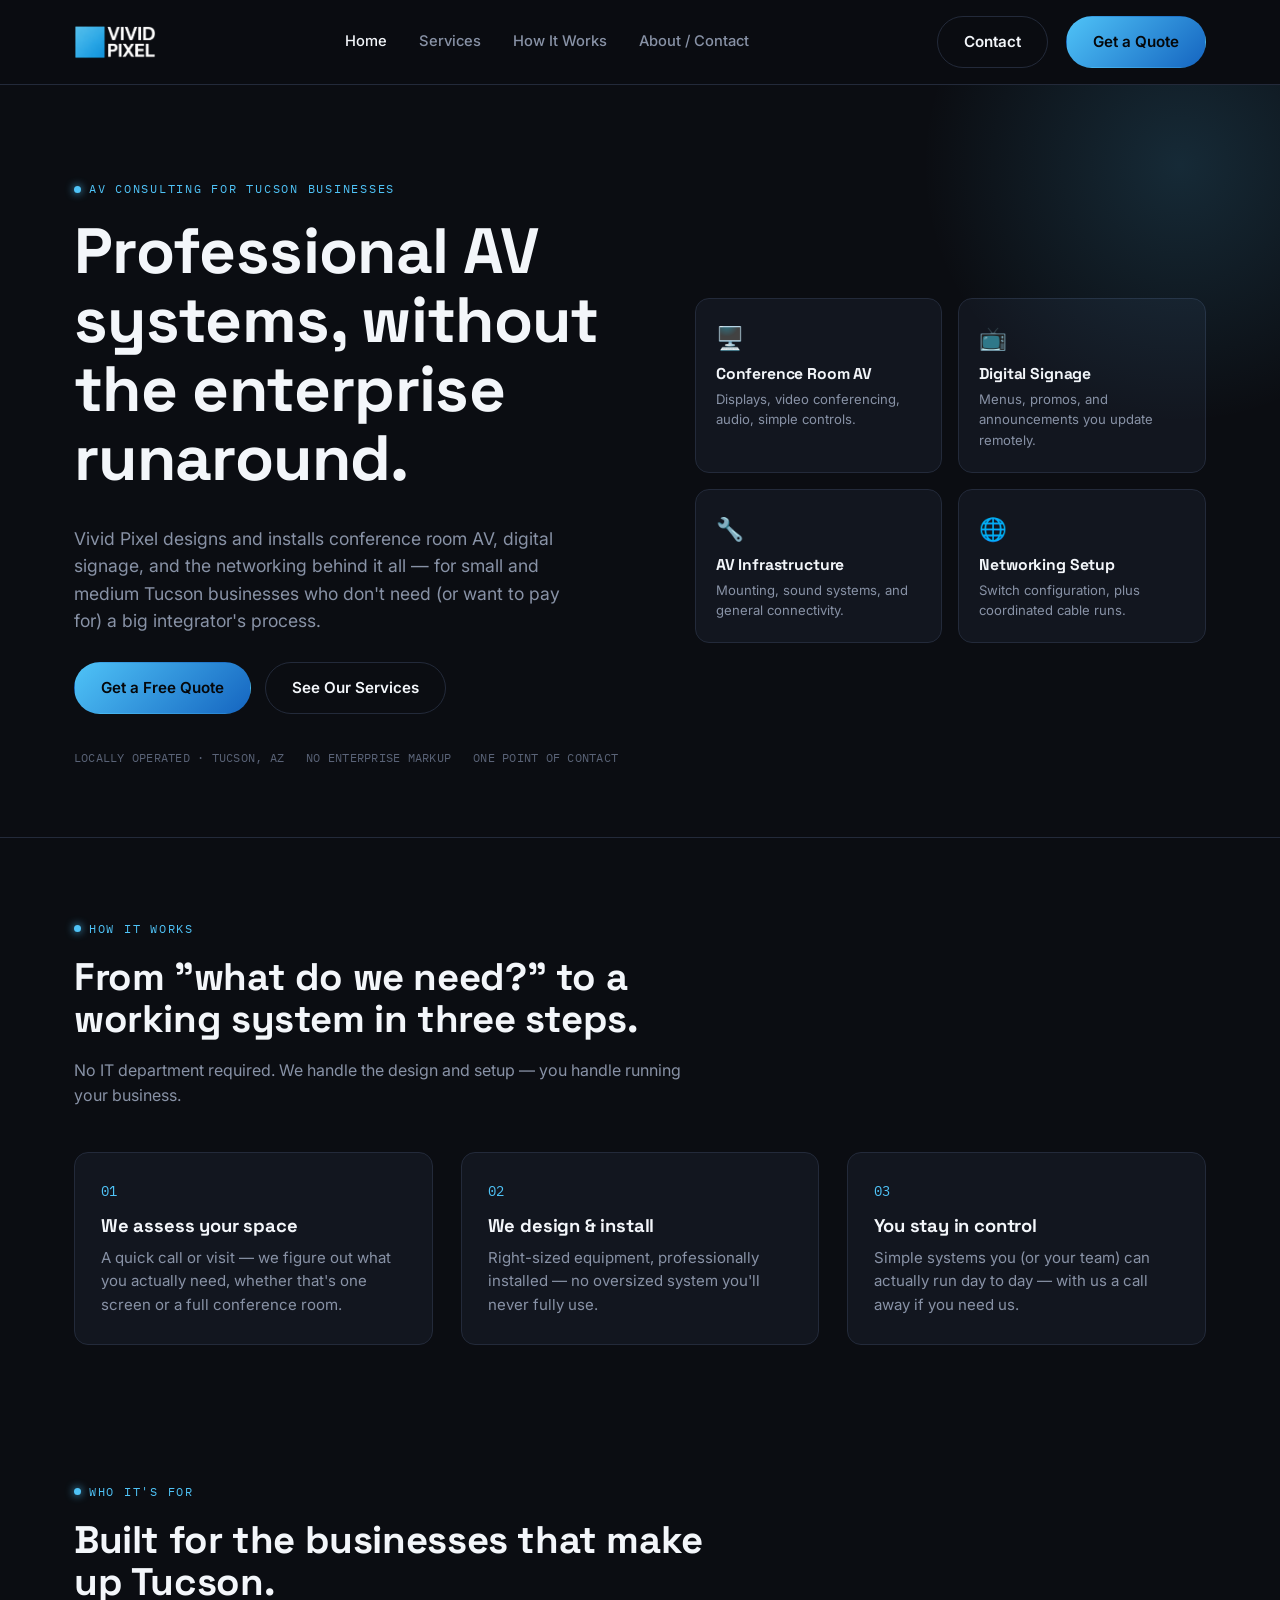
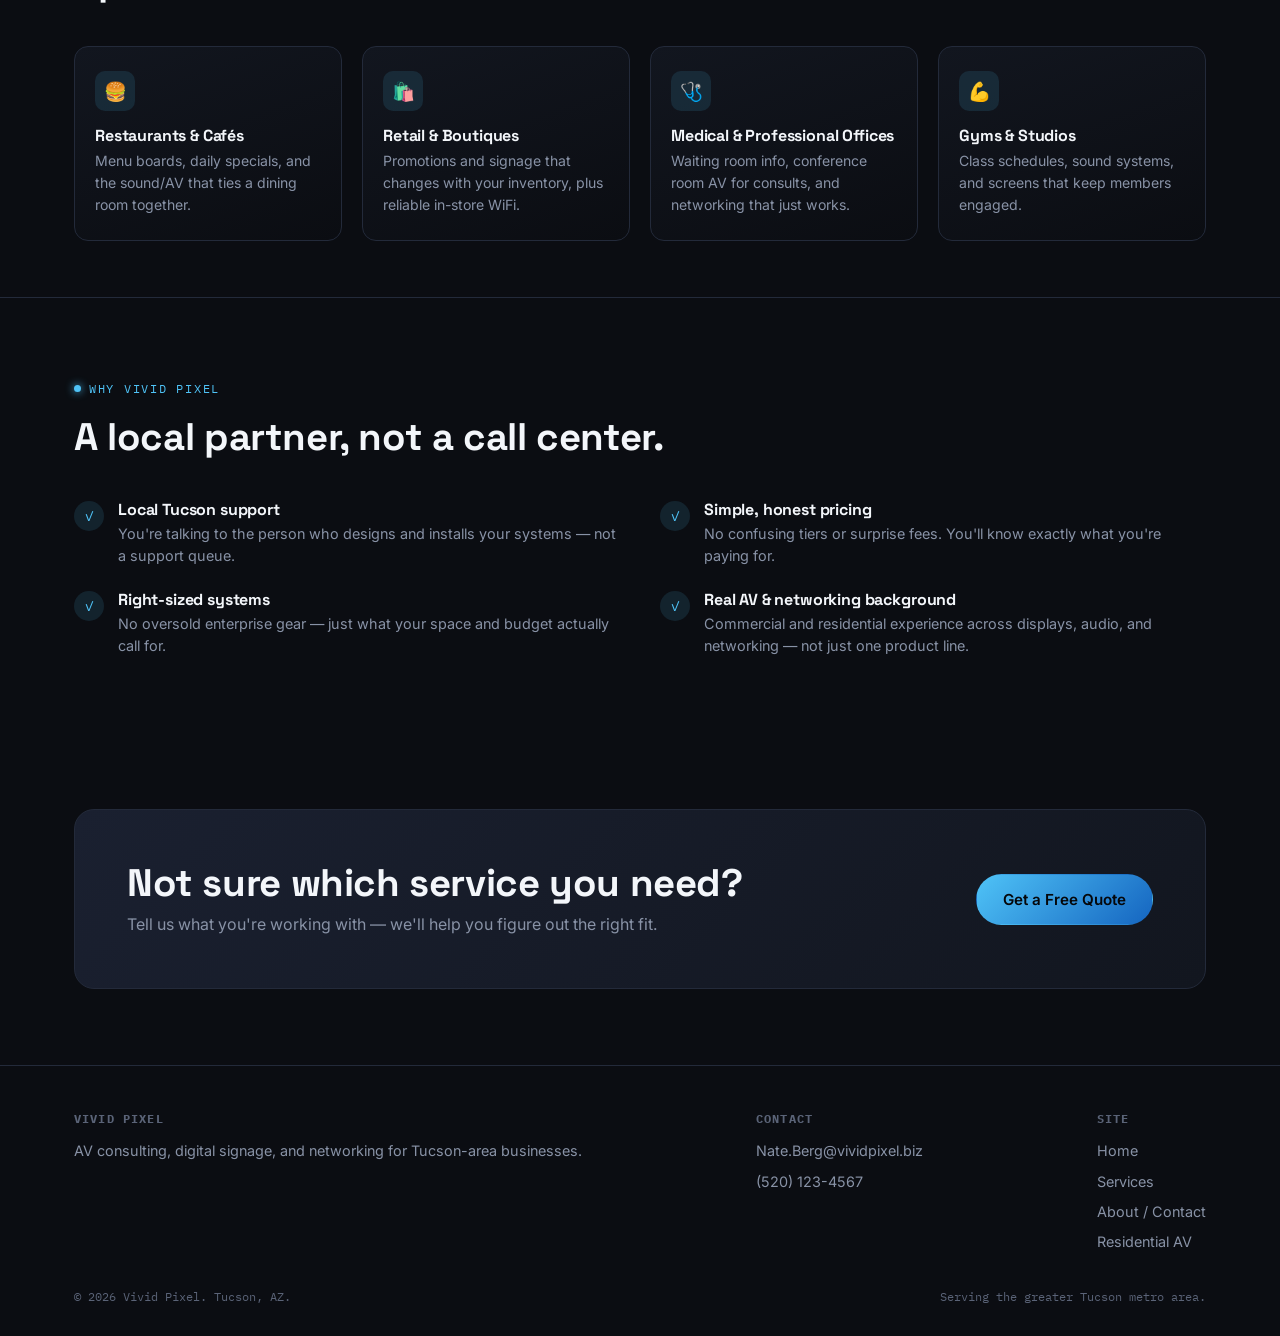
<file: index.html>
<!DOCTYPE html>
<html lang="en">
<head>
<!-- ============================================================
     VIVID PIXEL — HOME PAGE
     ============================================================
     REPOSITIONING NOTE (read this if you're confused why this
     looks different from before): this page used to lead entirely
     with digital signage. It's now repositioned to lead with AV
     consulting more broadly — conference room systems, digital
     signage, AV infrastructure, and networking — with signage as
     one strong offering among several rather than the whole pitch.
     The detailed breakdown of each service now lives on
     services.html; this page's job is to build trust fast and get
     people to either Services or the quote form.

     Page map for the whole site now:
       - index.html     -> this page (Home)
       - services.html   -> the detailed service-by-service breakdown
       - about.html      -> About + the quote/contact form
       - residential.html -> lighter-weight residential AV page (linked
                             mainly from the footer, not the main nav,
                             so it doesn't dilute the business-facing
                             pitch — coming in a follow-up pass)

     Same file-organization notes as before: style.css = how things
     look, script.js = interactive behavior, this file = structure
     and wording.
     ============================================================ -->
<meta charset="UTF-8">
<meta name="viewport" content="width=device-width, initial-scale=1.0">
<title>Vivid Pixel — AV Consulting &amp; Digital Signage for Tucson Businesses</title>
<meta name="description" content="Vivid Pixel designs and installs conference room AV, digital signage, and networking for Tucson-area businesses — professional systems without the enterprise price tag or process.">
<link rel="icon" href="assets/branding/logo.png">
<link rel="preconnect" href="https://fonts.googleapis.com">
<link href="https://fonts.googleapis.com/css2?family=Space+Grotesk:wght@500;700&family=Inter:wght@400;500;600&family=IBM+Plex+Mono:wght@400;500&display=swap" rel="stylesheet">
<!-- Cache-buster: bump ?v=2 to ?v=3 (here and on every page, plus the
     script.js tag at the bottom of every page) if you edit style.css
     or script.js and the live site doesn't seem to reflect it. -->
<link rel="stylesheet" href="style.css?v=2">
</head>
<body>

<!-- ============================================================
     HEADER / NAVIGATION
     Same header on every page. "Services" is now the main nav's
     second link (replacing the old "How It Works"/"Who It's For"
     anchor links, which still exist further down this page, just
     without a dedicated top-nav shortcut — this keeps the nav from
     getting crowded now that there's a full Services page too).
     ============================================================ -->
<header class="site-header">
  <div class="wrap">
    <a href="index.html" class="brand">
      <img src="assets/branding/logo-header.png" alt="Vivid Pixel" class="brand-logo" />
    </a>
    <nav class="main-nav">
      <a class="nav-link" href="index.html" aria-current="page">Home</a>
      <a class="nav-link" href="services.html">Services</a>
      <a class="nav-link" href="index.html#how-it-works">How It Works</a>
      <a class="nav-link" href="about.html">About / Contact</a>
    </nav>
    <div class="nav-cta">
      <a href="about.html" class="btn btn-ghost">Contact</a>
      <a href="about.html#quote" class="btn btn-primary">Get a Quote</a>
      <button class="menu-toggle" aria-label="Toggle menu" aria-expanded="false">☰</button>
    </div>
  </div>
</header>

<main>
  <!-- ============================================================
       HERO SECTION
       Rewritten to lead with the AV consulting positioning instead
       of signage specifically. The visual on the right is now a
       compact "4 services at a glance" card stack instead of the
       old animated mock screen — each card is a real, clickable
       link straight into that section of services.html. This does
       double duty: it's the hero visual AND a quick way to jump
       straight to the service you care about.

       The old animated live-preview mock screen (with the real
       example photos and the click-to-enlarge lightbox) still
       exists — it just moved to the Digital Signage section of
       services.html, where it fits better now.
       ============================================================ -->
  <section class="hero">
    <div class="wrap hero-grid">
      <div class="hero-copy">
        <span class="eyebrow">AV Consulting for Tucson Businesses</span>
        <h1>Professional AV systems, without the enterprise runaround.</h1>
        <p class="lead">Vivid Pixel designs and installs conference room AV, digital signage, and the networking behind it all — for small and medium Tucson businesses who don't need (or want to pay for) a big integrator's process.</p>
        <div class="hero-actions">
          <a href="about.html#quote" class="btn btn-primary">Get a Free Quote</a>
          <a href="services.html" class="btn btn-ghost">See Our Services</a>
        </div>
        <!-- Trust row rewritten to match the broader positioning —
             the old version's "UPDATES FROM ANY DEVICE" line was
             signage-specific, so it moved down into the Digital
             Signage section of services.html instead. -->
        <div class="hero-trust">
          <span>LOCALLY OPERATED · TUCSON, AZ</span>
          <span>NO ENTERPRISE MARKUP</span>
          <span>ONE POINT OF CONTACT</span>
        </div>
      </div>

      <!-- The "4 services at a glance" card stack. Each .service-peek
           card links straight to that service's section on
           services.html using an anchor (#conference-room, #signage,
           etc. — those ids are defined on services.html itself). If
           you ever add a 5th service line, copy one of these blocks
           and add a matching section + id over on services.html. -->
      <div class="hero-visual">
        <div class="service-peek-grid">
          <a href="services.html#conference-room" class="service-peek">
            <span class="icon">🖥️</span>
            <h3>Conference Room AV</h3>
            <p>Displays, video conferencing, audio, simple controls.</p>
          </a>
          <a href="services.html#signage" class="service-peek">
            <span class="icon">📺</span>
            <h3>Digital Signage</h3>
            <p>Menus, promos, and announcements you update remotely.</p>
          </a>
          <a href="services.html#av-infrastructure" class="service-peek">
            <span class="icon">🔧</span>
            <h3>AV Infrastructure</h3>
            <p>Mounting, sound systems, and general connectivity.</p>
          </a>
          <a href="services.html#networking" class="service-peek">
            <span class="icon">🌐</span>
            <h3>Networking Setup</h3>
            <p>Switch configuration, plus coordinated cable runs.</p>
          </a>
        </div>
      </div>
    </div>
  </section>

  <hr class="divider">

  <!-- ============================================================
       HOW IT WORKS
       Rewritten to describe the general engagement process across
       ANY service line, not just signage specifically — the old
       signage-specific detail ("your first playlist gets loaded")
       still exists, just moved into the Digital Signage section of
       services.html where it's relevant again.
       ============================================================ -->
  <section id="how-it-works">
    <div class="wrap">
      <div class="section-head">
        <span class="eyebrow">How It Works</span>
        <h2>From "what do we need?" to a working system in three steps.</h2>
        <p>No IT department required. We handle the design and setup — you handle running your business.</p>
      </div>
      <div class="steps">
        <div class="step">
          <span class="num">01</span>
          <h3>We assess your space</h3>
          <p>A quick call or visit — we figure out what you actually need, whether that's one screen or a full conference room.</p>
        </div>
        <div class="step">
          <span class="num">02</span>
          <h3>We design &amp; install</h3>
          <p>Right-sized equipment, professionally installed — no oversized system you'll never fully use.</p>
        </div>
        <div class="step">
          <span class="num">03</span>
          <h3>You stay in control</h3>
          <p>Simple systems you (or your team) can actually run day to day — with us a call away if you need us.</p>
        </div>
      </div>
    </div>
  </section>

  <!-- ============================================================
       WHO IT'S FOR
       Kept from the original site — this business-type grid is
       still broadly true regardless of which specific service a
       given business ends up needing, so it didn't need a rewrite,
       just kept as general trust-building/relatability content.
       ============================================================ -->
  <section id="who-its-for" class="tight">
    <div class="wrap">
      <div class="section-head">
        <span class="eyebrow">Who It's For</span>
        <h2>Built for the businesses that make up Tucson.</h2>
      </div>
      <div class="use-grid">
        <div class="use-card">
          <div class="icon">🍔</div>
          <h3>Restaurants &amp; Cafés</h3>
          <p>Menu boards, daily specials, and the sound/AV that ties a dining room together.</p>
        </div>
        <div class="use-card">
          <div class="icon">🛍️</div>
          <h3>Retail &amp; Boutiques</h3>
          <p>Promotions and signage that changes with your inventory, plus reliable in-store WiFi.</p>
        </div>
        <div class="use-card">
          <div class="icon">🩺</div>
          <h3>Medical &amp; Professional Offices</h3>
          <p>Waiting room info, conference room AV for consults, and networking that just works.</p>
        </div>
        <div class="use-card">
          <div class="icon">💪</div>
          <h3>Gyms &amp; Studios</h3>
          <p>Class schedules, sound systems, and screens that keep members engaged.</p>
        </div>
      </div>
    </div>
  </section>

  <hr class="divider">

  <!-- ============================================================
       WHY VIVID PIXEL
       Mostly kept as-is — still accurate under the broader
       positioning. Only the last point was reworded slightly since
       "AV know-how built in" now undersells the point a bit, given
       AV expertise is the whole headline rather than a bonus.
       ============================================================ -->
  <section>
    <div class="wrap">
      <div class="section-head">
        <span class="eyebrow">Why Vivid Pixel</span>
        <h2>A local partner, not a call center.</h2>
      </div>
      <div class="why-grid">
        <div class="why-item">
          <span class="mark">✓</span>
          <div>
            <h3>Local Tucson support</h3>
            <p>You're talking to the person who designs and installs your systems — not a support queue.</p>
          </div>
        </div>
        <div class="why-item">
          <span class="mark">✓</span>
          <div>
            <h3>Simple, honest pricing</h3>
            <p>No confusing tiers or surprise fees. You'll know exactly what you're paying for.</p>
          </div>
        </div>
        <div class="why-item">
          <span class="mark">✓</span>
          <div>
            <h3>Right-sized systems</h3>
            <p>No oversold enterprise gear — just what your space and budget actually call for.</p>
          </div>
        </div>
        <div class="why-item">
          <span class="mark">✓</span>
          <div>
            <h3>Real AV &amp; networking background</h3>
            <p>Commercial and residential experience across displays, audio, and networking — not just one product line.</p>
          </div>
        </div>
      </div>
    </div>
  </section>

  <!-- ============================================================
       BOTTOM CALL-TO-ACTION BAND
       ============================================================ -->
  <section>
    <div class="wrap">
      <div class="cta-band">
        <div>
          <h2>Not sure which service you need?</h2>
          <p>Tell us what you're working with — we'll help you figure out the right fit.</p>
        </div>
        <a href="about.html#quote" class="btn btn-primary">Get a Free Quote</a>
      </div>
    </div>
  </section>
</main>

<!-- ============================================================
     FOOTER
     Same as before, with "Services" added to the Site links column.
     A "Residential AV" link will be added here once residential.html
     is built in the next pass — not added yet since it would 404.
     ============================================================ -->
<footer class="site-footer">
  <div class="wrap">
    <div class="footer-grid">
      <div class="footer-col">
        <h4>Vivid Pixel</h4>
        <p>AV consulting, digital signage, and networking for Tucson-area businesses.</p>
      </div>
      <div class="footer-col">
        <h4>Contact</h4>
        <a href="mailto:Nate.Berg@vividpixel.biz">Nate.Berg@vividpixel.biz</a>
        <a href="tel:5201234567">(520) 123-4567</a>
      </div>
      <div class="footer-col">
        <h4>Site</h4>
        <a href="index.html">Home</a>
        <a href="services.html">Services</a>
        <a href="about.html">About / Contact</a>
        <a href="residential.html">Residential AV</a>
      </div>
    </div>
    <div class="footer-bottom">
      <span>© 2026 Vivid Pixel. Tucson, AZ.</span>
      <span>Serving the greater Tucson metro area.</span>
    </div>
  </div>
</footer>

<script src="script.js?v=2"></script>
</body>
</html>
</file>
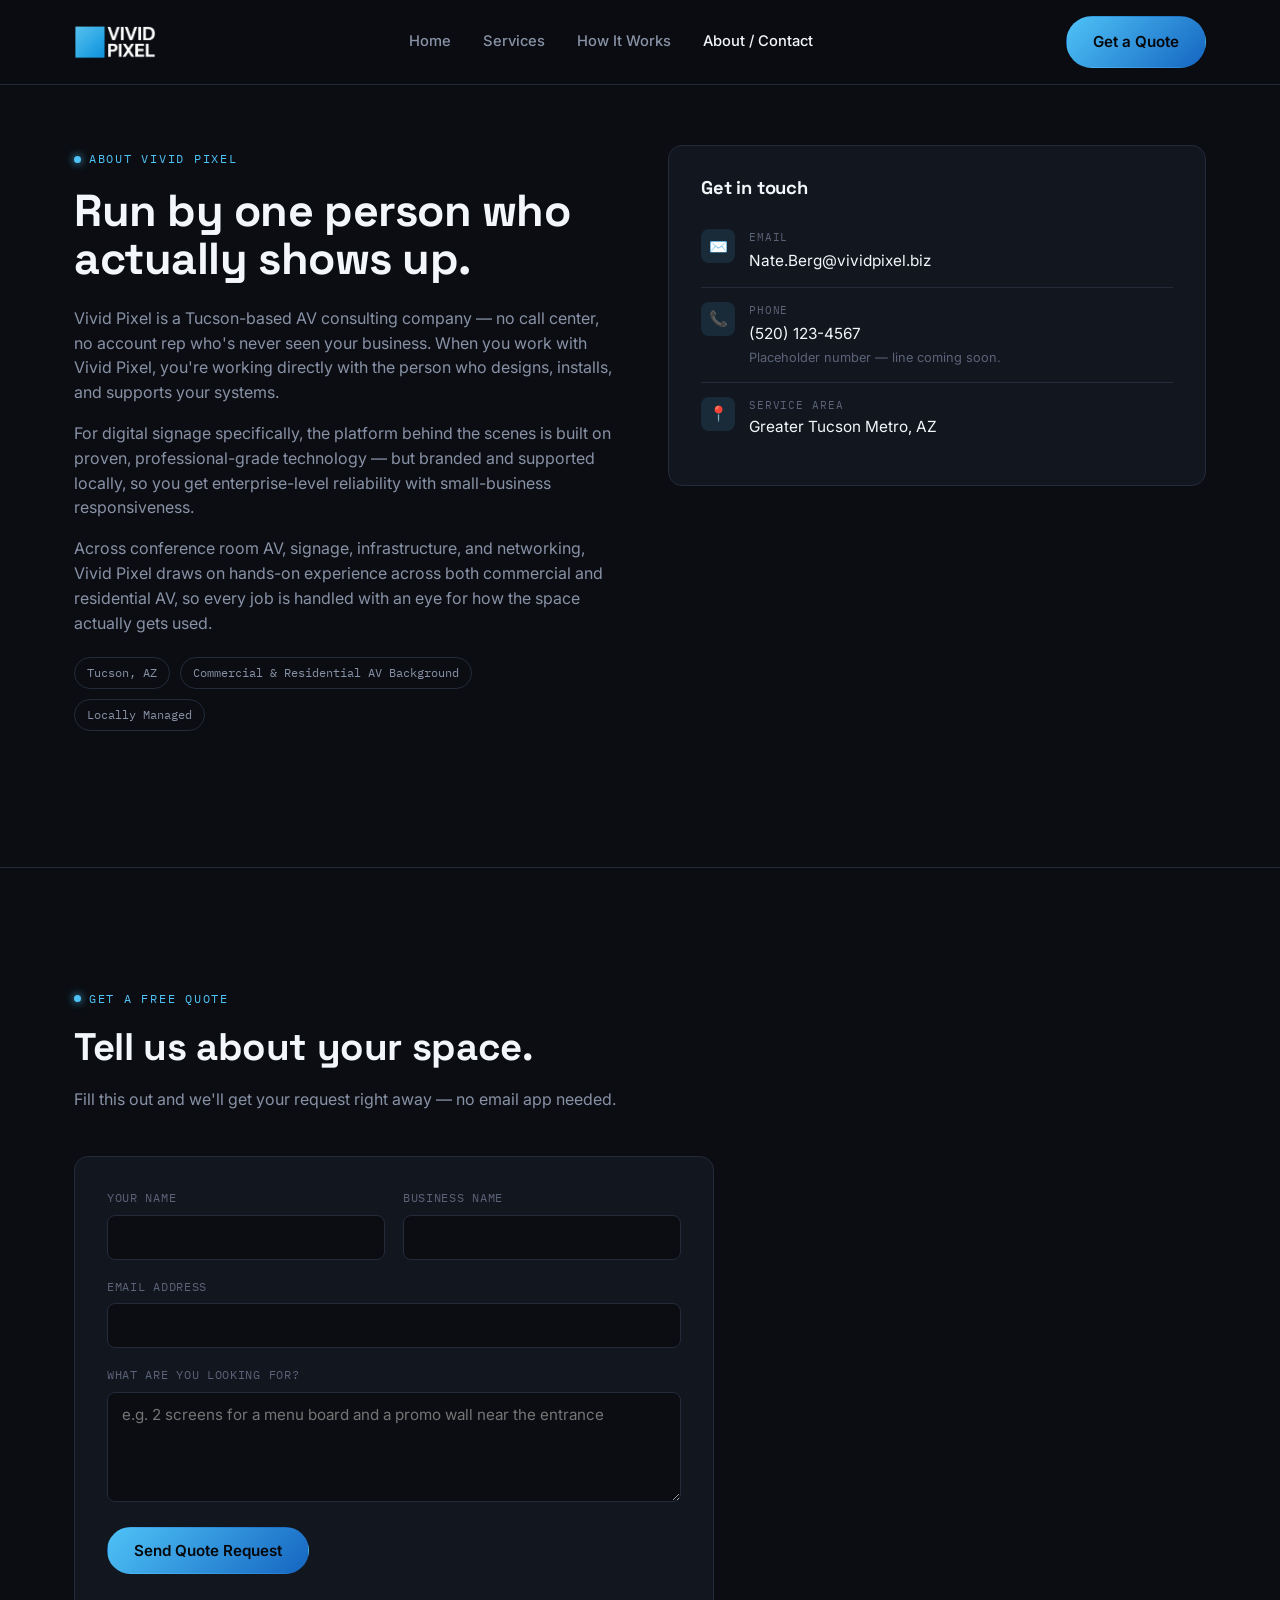
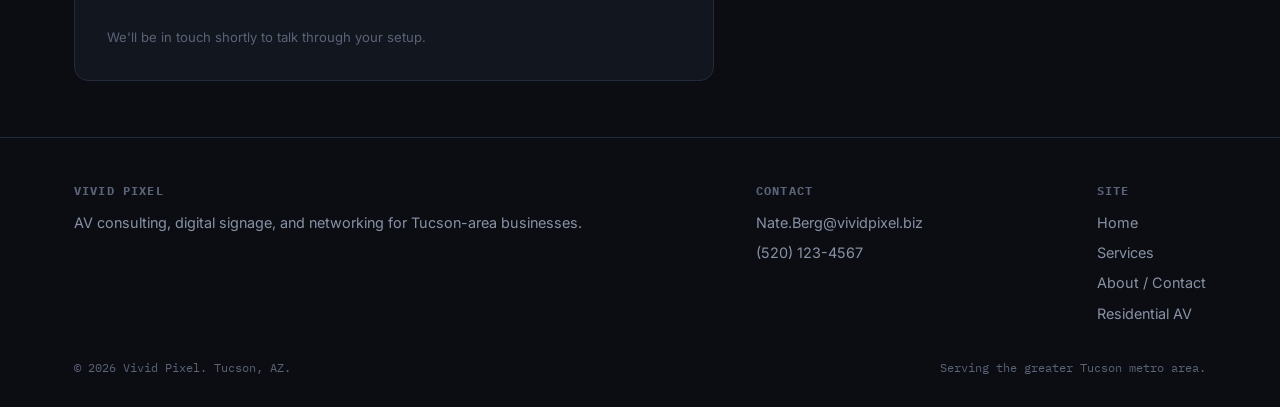
<file: about.html>
<!DOCTYPE html>
<html lang="en">
<head>
<!-- ============================================================
     VIVID PIXEL — ABOUT / CONTACT PAGE
     ============================================================
     This page has two main parts:
       1. The "About" story + contact-info card near the top
       2. The "Get a Free Quote" form further down (id="quote")

     See the top of index.html for the general file-organization
     notes (style.css = looks, script.js = behavior). This page
     shares BOTH of those files with the home page — nothing here
     is specific to just this page except the actual wording below.
     ============================================================ -->
<meta charset="UTF-8">
<meta name="viewport" content="width=device-width, initial-scale=1.0">
<title>About &amp; Contact — Vivid Pixel</title>
<meta name="description" content="Meet Vivid Pixel and get a free quote for AV consulting, digital signage, or networking at your Tucson-area business.">
<link rel="icon" href="assets/branding/logo.png">
<link rel="preconnect" href="https://fonts.googleapis.com">
<link href="https://fonts.googleapis.com/css2?family=Space+Grotesk:wght@500;700&family=Inter:wght@400;500;600&family=IBM+Plex+Mono:wght@400;500&display=swap" rel="stylesheet">
<!-- Cache-buster note: see index.html's <head> comments — bump ?v=2 to
     ?v=3 here (and in index.html, and at the bottom of both pages for
     script.js) any time you edit style.css/script.js and the live site
     doesn't seem to reflect your changes. -->
<link rel="stylesheet" href="style.css?v=2">
</head>
<body>

<!-- Same header as index.html, just with "About / Contact" marked as
     the current page instead of "Home" (see aria-current="page" below). -->
<header class="site-header">
  <div class="wrap">
    <a href="index.html" class="brand">
      <img src="assets/branding/logo-header.png" alt="Vivid Pixel" class="brand-logo" />
    </a>
    <nav class="main-nav">
      <a class="nav-link" href="index.html">Home</a>
      <a class="nav-link" href="services.html">Services</a>
      <a class="nav-link" href="index.html#how-it-works">How It Works</a>
      <a class="nav-link" href="about.html" aria-current="page">About / Contact</a>
    </nav>
    <div class="nav-cta">
      <a href="about.html#quote" class="btn btn-primary">Get a Quote</a>
      <button class="menu-toggle" aria-label="Toggle menu" aria-expanded="false">☰</button>
    </div>
  </div>
</header>

<main>
  <!-- ============================================================
       ABOUT + CONTACT INFO
       Two columns on desktop (story on the left, contact card on
       the right), stacked on mobile. That's controlled by
       .about-grid in style.css.
       ============================================================ -->
  <!-- The inline style="padding-top: 60px;" just nudges this section
       down a bit from the header — a one-off tweak rather than a
       reusable style.css rule, since it's only needed here. -->
  <section style="padding-top: 60px;">
    <div class="wrap about-grid">
      <!-- LEFT: the written story -->
      <div class="story">
        <span class="eyebrow">About Vivid Pixel</span>
        <!-- This heading has its own inline font-size instead of using
             the site-wide h1 size from style.css, because this page's
             heading is meant to feel a little smaller/quieter than the
             big homepage h1. -->
        <h1 style="font-size: clamp(2rem, 4vw, 2.8rem);">Run by one person who actually shows up.</h1>
        <p>Vivid Pixel is a Tucson-based AV consulting company — no call center, no account rep who's never seen your business. When you work with Vivid Pixel, you're working directly with the person who designs, installs, and supports your systems.</p>
        <p>For digital signage specifically, the platform behind the scenes is built on proven, professional-grade technology — but branded and supported locally, so you get enterprise-level reliability with small-business responsiveness.</p>
        <p>Across conference room AV, signage, infrastructure, and networking, Vivid Pixel draws on hands-on experience across both commercial and residential AV, so every job is handled with an eye for how the space actually gets used.</p>
        <!-- The little pill-shaped tags under the story text. Add/remove
             a <span class="badge"> to add/remove one. -->
        <div class="badge-row">
          <span class="badge">Tucson, AZ</span>
          <span class="badge">Commercial &amp; Residential AV Background</span>
          <span class="badge">Locally Managed</span>
        </div>
      </div>

      <!-- RIGHT: the contact-info card (email / phone / service area) -->
      <div class="contact-card">
        <h3 style="margin-bottom: 18px;">Get in touch</h3>
        <div class="contact-row">
          <span class="icon">✉️</span>
          <div>
            <div class="label">Email</div>
            <a class="value" href="mailto:Nate.Berg@vividpixel.biz">Nate.Berg@vividpixel.biz</a>
          </div>
        </div>
        <div class="contact-row">
          <span class="icon">📞</span>
          <div>
            <div class="label">Phone</div>
            <!-- STILL A PLACEHOLDER NUMBER. Once you have a real business
                 line, update BOTH the visible text "(520) 123-4567" AND
                 the tel:5201234567 link (just the digits, no punctuation)
                 right here, plus the matching one in the footer below,
                 plus the two more in index.html's footer. Four spots
                 total across both pages. Then delete the "Placeholder
                 number" note on the next line. -->
            <a class="value" href="tel:5201234567">(520) 123-4567</a>
            <div class="note">Placeholder number — line coming soon.</div>
          </div>
        </div>
        <div class="contact-row">
          <span class="icon">📍</span>
          <div>
            <div class="label">Service Area</div>
            <div class="value">Greater Tucson Metro, AZ</div>
          </div>
        </div>
      </div>
    </div>
  </section>

  <hr class="divider" style="margin: 60px 0;">

  <!-- ============================================================
       QUOTE REQUEST FORM
       id="quote" is what every "Get a Quote" button/link on the
       site jumps to.

       HOW THIS FORM ACTUALLY SENDS EMAIL (worth understanding,
       since there's no traditional "server" for a site like this):
       This form submits to a free third-party service called
       Web3Forms. The <form action="..."> below points at their
       API. When someone submits, script.js intercepts that
       submission (see the "Quote form" section near the bottom of
       script.js) and sends the data to Web3Forms using JavaScript,
       which then emails it straight to your inbox. The visitor
       never leaves this page or opens their own email app.

       Right now there's NO automatic confirmation email back to
       the customer — that's a paid feature on Web3Forms ($12/mo
       Pro plan). If you ever want that, upgrading Web3Forms is the
       fix, and no code changes would be needed beyond flipping a
       setting in their dashboard.
       ============================================================ -->
  <section id="quote" class="tight">
    <div class="wrap">
      <div class="section-head">
        <span class="eyebrow">Get a Free Quote</span>
        <h2>Tell us about your space.</h2>
        <!-- This line used to say the form "opens a pre-filled email" —
             that was leftover copy from an earlier version. Fixed to
             match what the form actually does now (sends directly,
             no email app involved). -->
        <p>Fill this out and we'll get your request right away — no email app needed.</p>
      </div>

      <form class="quote-form" style="max-width: 640px;" action="https://api.web3forms.com/submit" method="POST">
        <!-- ---- Web3Forms configuration fields ----
             These are all hidden — the visitor never sees or fills
             these in. They configure how Web3Forms handles the
             submission. DO NOT delete the access_key line below or
             the form will stop working entirely (it's the "address"
             that tells Web3Forms which inbox to deliver to). -->

        <!-- Your unique Web3Forms key — tied to Nate.Berg@vividpixel.biz.
             Treat this like a mailing address, not a password: it's
             meant to be public/visible in website code, so there's no
             security risk in it being here. -->
        <input type="hidden" name="access_key" value="88f871cf-ae2a-49b0-9ded-cb784526333e">

        <!-- The subject line of the email you'll receive -->
        <input type="hidden" name="subject" value="New Quote Request — Vivid Pixel Website">

        <!-- The "from name" shown on the notification email in your inbox -->
        <input type="hidden" name="from_name" value="Vivid Pixel Website">

        <!-- Fallback only: if a visitor's browser somehow can't run the
             JavaScript version (see script.js), the plain HTML form
             submission still works, and Web3Forms sends them back to
             this exact URL afterward so they still see a confirmation
             message (script.js checks for "?submitted=true" and shows
             the success text even in this fallback case). You shouldn't
             need to touch this. -->
        <input type="hidden" name="redirect" value="https://vividpixel.biz/about.html?submitted=true">

        <!-- Honeypot spam-catcher: a checkbox that's hidden with CSS so
             real visitors never see it or check it. Spam bots that
             blindly fill out every field on a page will often check it
             anyway, and Web3Forms silently discards the submission when
             they do. Leave this exactly as-is. -->
        <input type="checkbox" name="botcheck" style="display:none" tabindex="-1" autocomplete="off">

        <!-- ---- Actual visible form fields ---- -->
        <div class="form-row">
          <div class="field">
            <label for="name">Your Name</label>
            <input type="text" id="name" name="name" required>
          </div>
          <div class="field">
            <label for="business">Business Name</label>
            <input type="text" id="business" name="business">
          </div>
        </div>
        <div class="field">
          <label for="email">Email Address</label>
          <input type="email" id="email" name="email" required>
        </div>
        <div class="field">
          <label for="message">What are you looking for?</label>
          <textarea id="message" name="message" placeholder="e.g. 2 screens for a menu board and a promo wall near the entrance"></textarea>
        </div>
        <button type="submit" class="btn btn-primary" style="justify-self: start;">Send Quote Request</button>

        <!-- This empty div is where script.js writes the "Thanks! Your
             request is in..." success message (or an error message) after
             someone submits. It's intentionally empty here — don't add
             text inside it, script.js controls what appears. -->
        <div class="form-status" id="formStatus" role="status" aria-live="polite"></div>

        <p class="form-note">We'll be in touch shortly to talk through your setup.</p>
      </form>
    </div>
  </section>
</main>

<!-- Same footer as index.html — see the comments there for details.
     Kept identical on purpose so both pages feel consistent. -->
<footer class="site-footer">
  <div class="wrap">
    <div class="footer-grid">
      <div class="footer-col">
        <h4>Vivid Pixel</h4>
        <p>AV consulting, digital signage, and networking for Tucson-area businesses.</p>
      </div>
      <div class="footer-col">
        <h4>Contact</h4>
        <a href="mailto:Nate.Berg@vividpixel.biz">Nate.Berg@vividpixel.biz</a>
        <a href="tel:5201234567">(520) 123-4567</a>
      </div>
      <div class="footer-col">
        <h4>Site</h4>
        <a href="index.html">Home</a>
        <a href="services.html">Services</a>
        <a href="about.html">About / Contact</a>
        <a href="residential.html">Residential AV</a>
      </div>
    </div>
    <div class="footer-bottom">
      <span>© 2026 Vivid Pixel. Tucson, AZ.</span>
      <span>Serving the greater Tucson metro area.</span>
    </div>
  </div>
</footer>

<script src="script.js?v=2"></script>
</body>
</html>
</file>
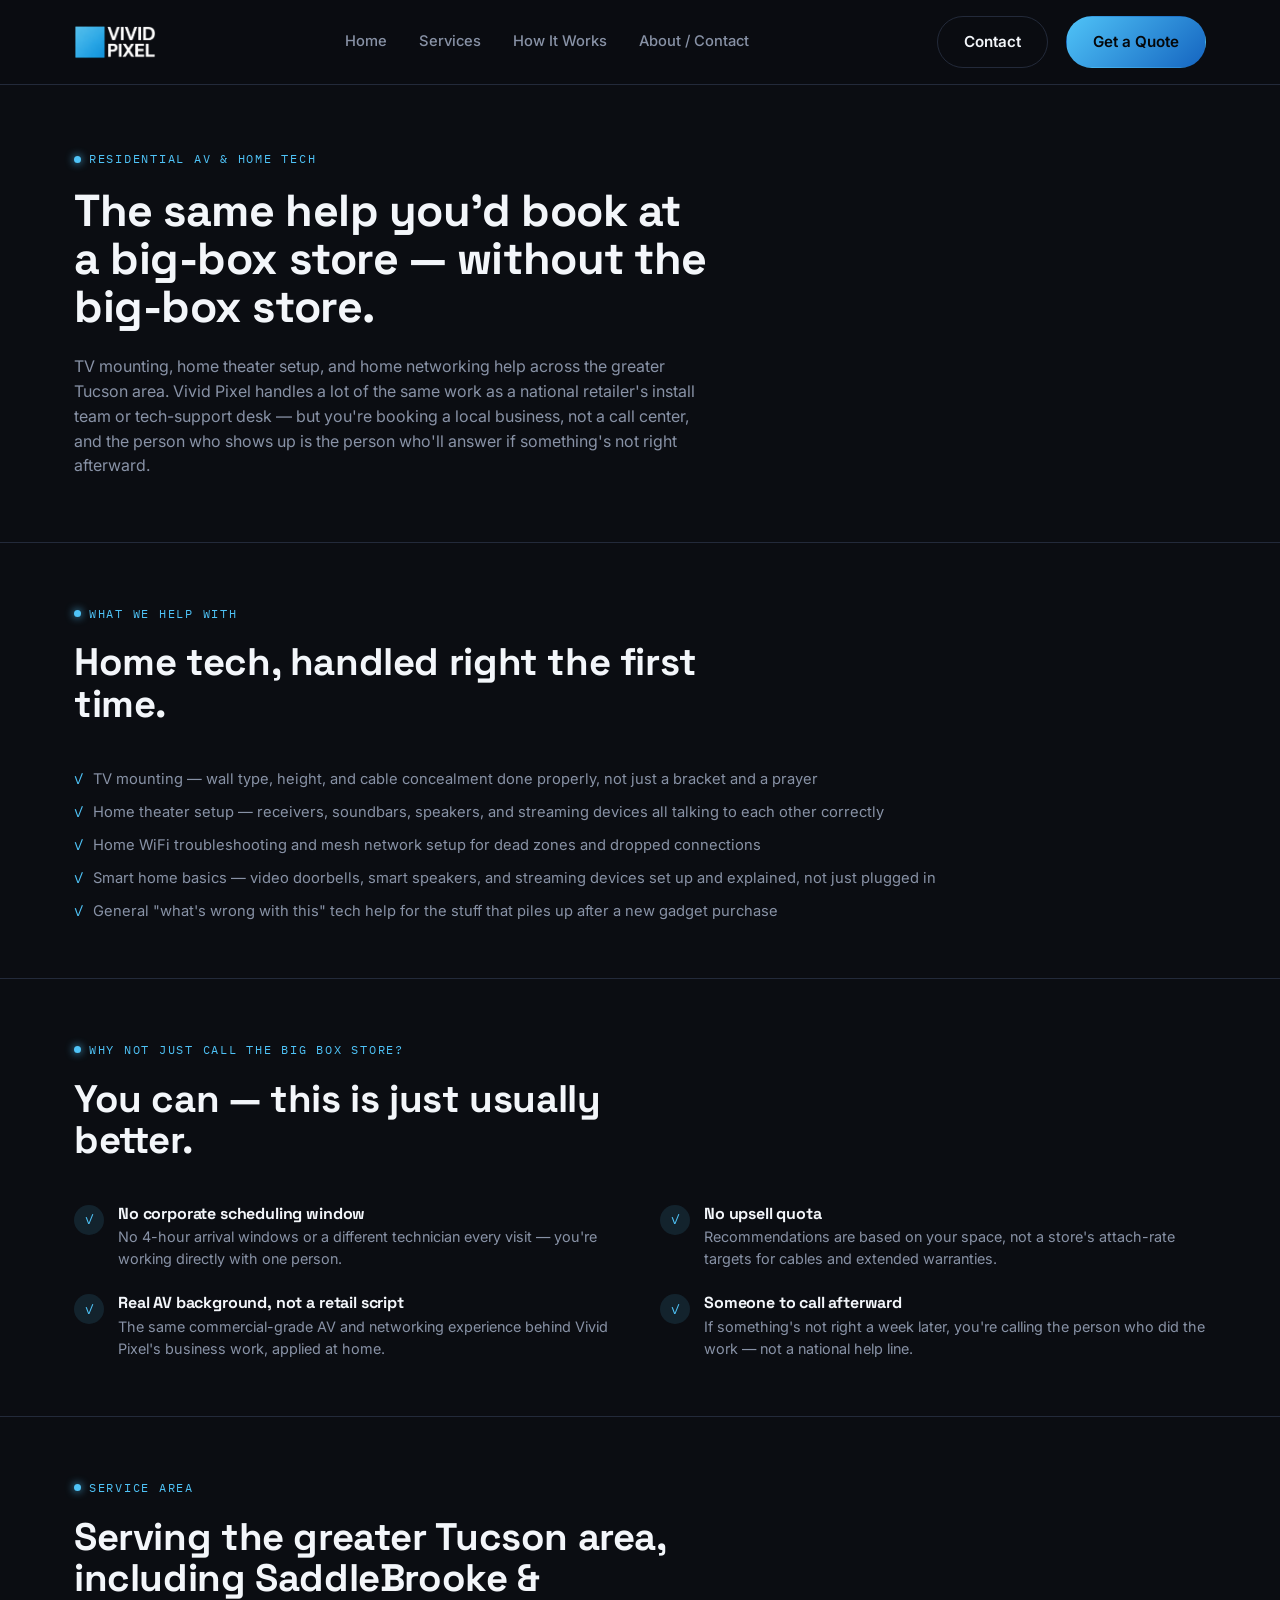
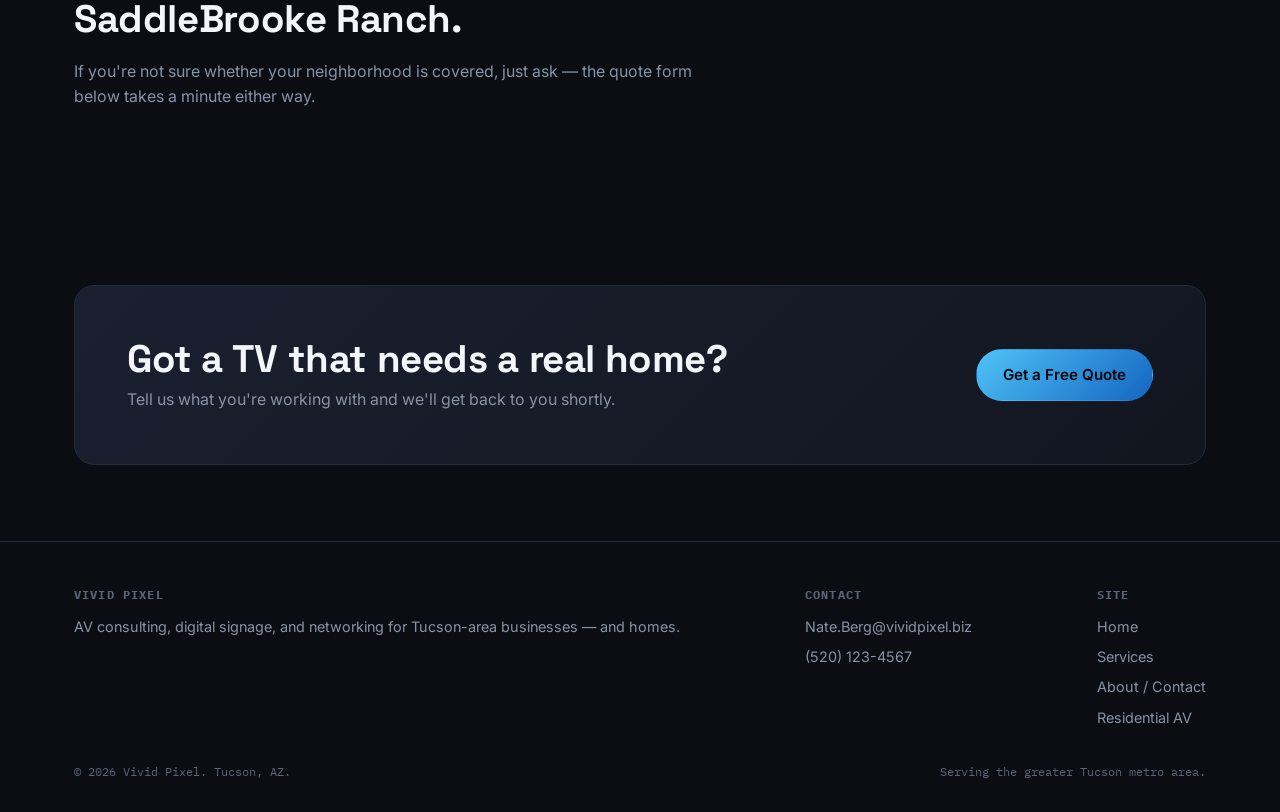
<file: residential.html>
<!DOCTYPE html>
<html lang="en">
<head>
<!-- ============================================================
     VIVID PIXEL — RESIDENTIAL AV PAGE
     ============================================================
     This page is DELIBERATELY not in the main site nav — it's only
     linked from the footer (on every page, including this one).
     That's intentional, not an oversight: the main nav and Home/
     Services pages are built to look professional to a business
     decision-maker, and mixing "we mount TVs for homeowners" into
     that same top-level nav would undercut that. This page still
     exists, is fully linkable (e.g. for word-of-mouth in a specific
     neighborhood or community), and shares the same header/footer
     as every other page — it's just not pushed to the front of the
     business-facing experience.

     The core positioning here (see the hero below) is: Vivid Pixel
     offers a lot of the same services as a national big-box store's
     install/tech-support arm, but from a real local business instead
     of a corporate scheduling system.
     ============================================================ -->
<meta charset="UTF-8">
<meta name="viewport" content="width=device-width, initial-scale=1.0">
<title>Residential AV &amp; Home Tech Help — Vivid Pixel</title>
<meta name="description" content="TV mounting, home theater setup, and home networking help across the greater Tucson area — the same services as a big-box store, from a locally owned business.">
<link rel="icon" href="assets/branding/logo.png">
<link rel="preconnect" href="https://fonts.googleapis.com">
<link href="https://fonts.googleapis.com/css2?family=Space+Grotesk:wght@500;700&family=Inter:wght@400;500;600&family=IBM+Plex+Mono:wght@400;500&display=swap" rel="stylesheet">
<link rel="stylesheet" href="style.css?v=2">
</head>
<body>

<!-- Same header/nav as every other page. Notice none of the main-nav
     links get aria-current="page" here — that's correct, since this
     page isn't part of that nav. The logo and every nav link still
     work normally to get back to the main site. -->
<header class="site-header">
  <div class="wrap">
    <a href="index.html" class="brand">
      <img src="assets/branding/logo-header.png" alt="Vivid Pixel" class="brand-logo" />
    </a>
    <nav class="main-nav">
      <a class="nav-link" href="index.html">Home</a>
      <a class="nav-link" href="services.html">Services</a>
      <a class="nav-link" href="index.html#how-it-works">How It Works</a>
      <a class="nav-link" href="about.html">About / Contact</a>
    </nav>
    <div class="nav-cta">
      <a href="about.html" class="btn btn-ghost">Contact</a>
      <a href="about.html#quote" class="btn btn-primary">Get a Quote</a>
      <button class="menu-toggle" aria-label="Toggle menu" aria-expanded="false">☰</button>
    </div>
  </div>
</header>

<main>
  <!-- ============================================================
       INTRO / POSITIONING
       This is the section that matters most on this page — it
       directly states the "same as a big-box store, but local"
       angle you asked for, rather than leaving it implied.
       ============================================================ -->
  <section style="padding-top: 60px; padding-bottom: 20px;">
    <div class="wrap">
      <div class="section-head">
        <span class="eyebrow">Residential AV &amp; Home Tech</span>
        <h1 style="font-size: clamp(2rem, 4vw, 2.8rem);">The same help you'd book at a big-box store — without the big-box store.</h1>
        <p>TV mounting, home theater setup, and home networking help across the greater Tucson area. Vivid Pixel handles a lot of the same work as a national retailer's install team or tech-support desk — but you're booking a local business, not a call center, and the person who shows up is the person who'll answer if something's not right afterward.</p>
      </div>
    </div>
  </section>

  <hr class="divider">

  <!-- ============================================================
       WHAT'S INCLUDED
       Reuses the same .service-features checklist style from
       services.html, kept consistent across the site.
       ============================================================ -->
  <section class="tight">
    <div class="wrap">
      <div class="section-head">
        <span class="eyebrow">What We Help With</span>
        <h2>Home tech, handled right the first time.</h2>
      </div>
      <ul class="service-features">
        <li>TV mounting — wall type, height, and cable concealment done properly, not just a bracket and a prayer</li>
        <li>Home theater setup — receivers, soundbars, speakers, and streaming devices all talking to each other correctly</li>
        <li>Home WiFi troubleshooting and mesh network setup for dead zones and dropped connections</li>
        <li>Smart home basics — video doorbells, smart speakers, and streaming devices set up and explained, not just plugged in</li>
        <li>General "what's wrong with this" tech help for the stuff that piles up after a new gadget purchase</li>
      </ul>
    </div>
  </section>

  <hr class="divider">

  <!-- ============================================================
       WHY LOCAL VS. BIG BOX
       Reuses the same .why-grid pattern from the Home page, applied
       to a residential-specific comparison instead of the general
       business pitch.
       ============================================================ -->
  <section class="tight">
    <div class="wrap">
      <div class="section-head">
        <span class="eyebrow">Why Not Just Call the Big Box Store?</span>
        <h2>You can — this is just usually better.</h2>
      </div>
      <div class="why-grid">
        <div class="why-item">
          <span class="mark">✓</span>
          <div>
            <h3>No corporate scheduling window</h3>
            <p>No 4-hour arrival windows or a different technician every visit — you're working directly with one person.</p>
          </div>
        </div>
        <div class="why-item">
          <span class="mark">✓</span>
          <div>
            <h3>No upsell quota</h3>
            <p>Recommendations are based on your space, not a store's attach-rate targets for cables and extended warranties.</p>
          </div>
        </div>
        <div class="why-item">
          <span class="mark">✓</span>
          <div>
            <h3>Real AV background, not a retail script</h3>
            <p>The same commercial-grade AV and networking experience behind Vivid Pixel's business work, applied at home.</p>
          </div>
        </div>
        <div class="why-item">
          <span class="mark">✓</span>
          <div>
            <h3>Someone to call afterward</h3>
            <p>If something's not right a week later, you're calling the person who did the work — not a national help line.</p>
          </div>
        </div>
      </div>
    </div>
  </section>

  <hr class="divider">

  <!-- ============================================================
       SERVICE AREA
       Mentions SaddleBrooke/SaddleBrooke Ranch by name since that's
       a specific community this page may get shared in directly,
       while staying broad enough for general Tucson-area visitors.
       ============================================================ -->
  <section class="tight">
    <div class="wrap">
      <div class="section-head">
        <span class="eyebrow">Service Area</span>
        <h2>Serving the greater Tucson area, including SaddleBrooke &amp; SaddleBrooke Ranch.</h2>
        <p>If you're not sure whether your neighborhood is covered, just ask — the quote form below takes a minute either way.</p>
      </div>
    </div>
  </section>

  <!-- ============================================================
       CALL TO ACTION
       Same quote form/page as the business side — the "Business
       Name" field on that form is already optional, so it works
       fine for a residential request too without needing a second,
       separate form to maintain.
       ============================================================ -->
  <section>
    <div class="wrap">
      <div class="cta-band">
        <div>
          <h2>Got a TV that needs a real home?</h2>
          <p>Tell us what you're working with and we'll get back to you shortly.</p>
        </div>
        <a href="about.html#quote" class="btn btn-primary">Get a Free Quote</a>
      </div>
    </div>
  </section>
</main>

<!-- Same footer as every other page, including the Residential AV
     link — which now appears here AND on index.html, services.html,
     and about.html, so it's reachable from anywhere on the site. -->
<footer class="site-footer">
  <div class="wrap">
    <div class="footer-grid">
      <div class="footer-col">
        <h4>Vivid Pixel</h4>
        <p>AV consulting, digital signage, and networking for Tucson-area businesses — and homes.</p>
      </div>
      <div class="footer-col">
        <h4>Contact</h4>
        <a href="mailto:Nate.Berg@vividpixel.biz">Nate.Berg@vividpixel.biz</a>
        <a href="tel:5201234567">(520) 123-4567</a>
      </div>
      <div class="footer-col">
        <h4>Site</h4>
        <a href="index.html">Home</a>
        <a href="services.html">Services</a>
        <a href="about.html">About / Contact</a>
        <a href="residential.html">Residential AV</a>
      </div>
    </div>
    <div class="footer-bottom">
      <span>© 2026 Vivid Pixel. Tucson, AZ.</span>
      <span>Serving the greater Tucson metro area.</span>
    </div>
  </div>
</footer>

<script src="script.js?v=2"></script>
</body>
</html>
</file>
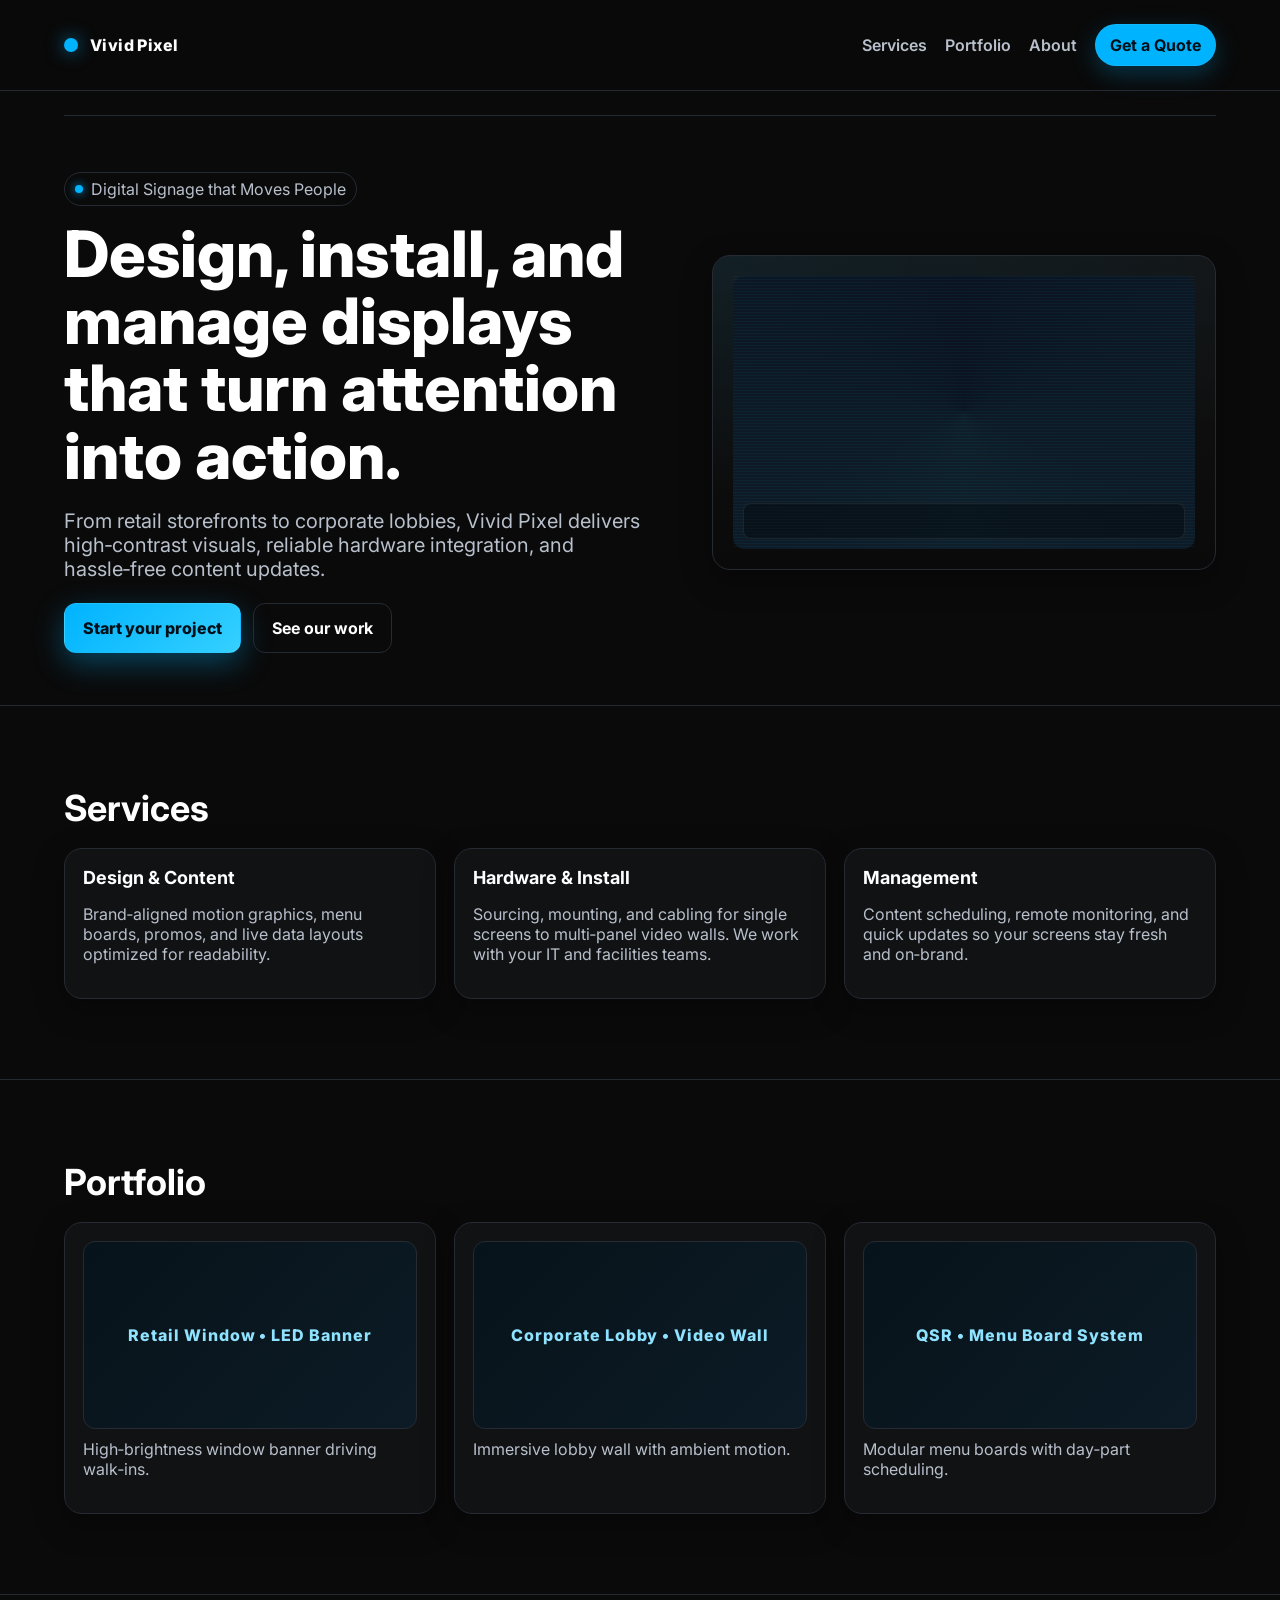
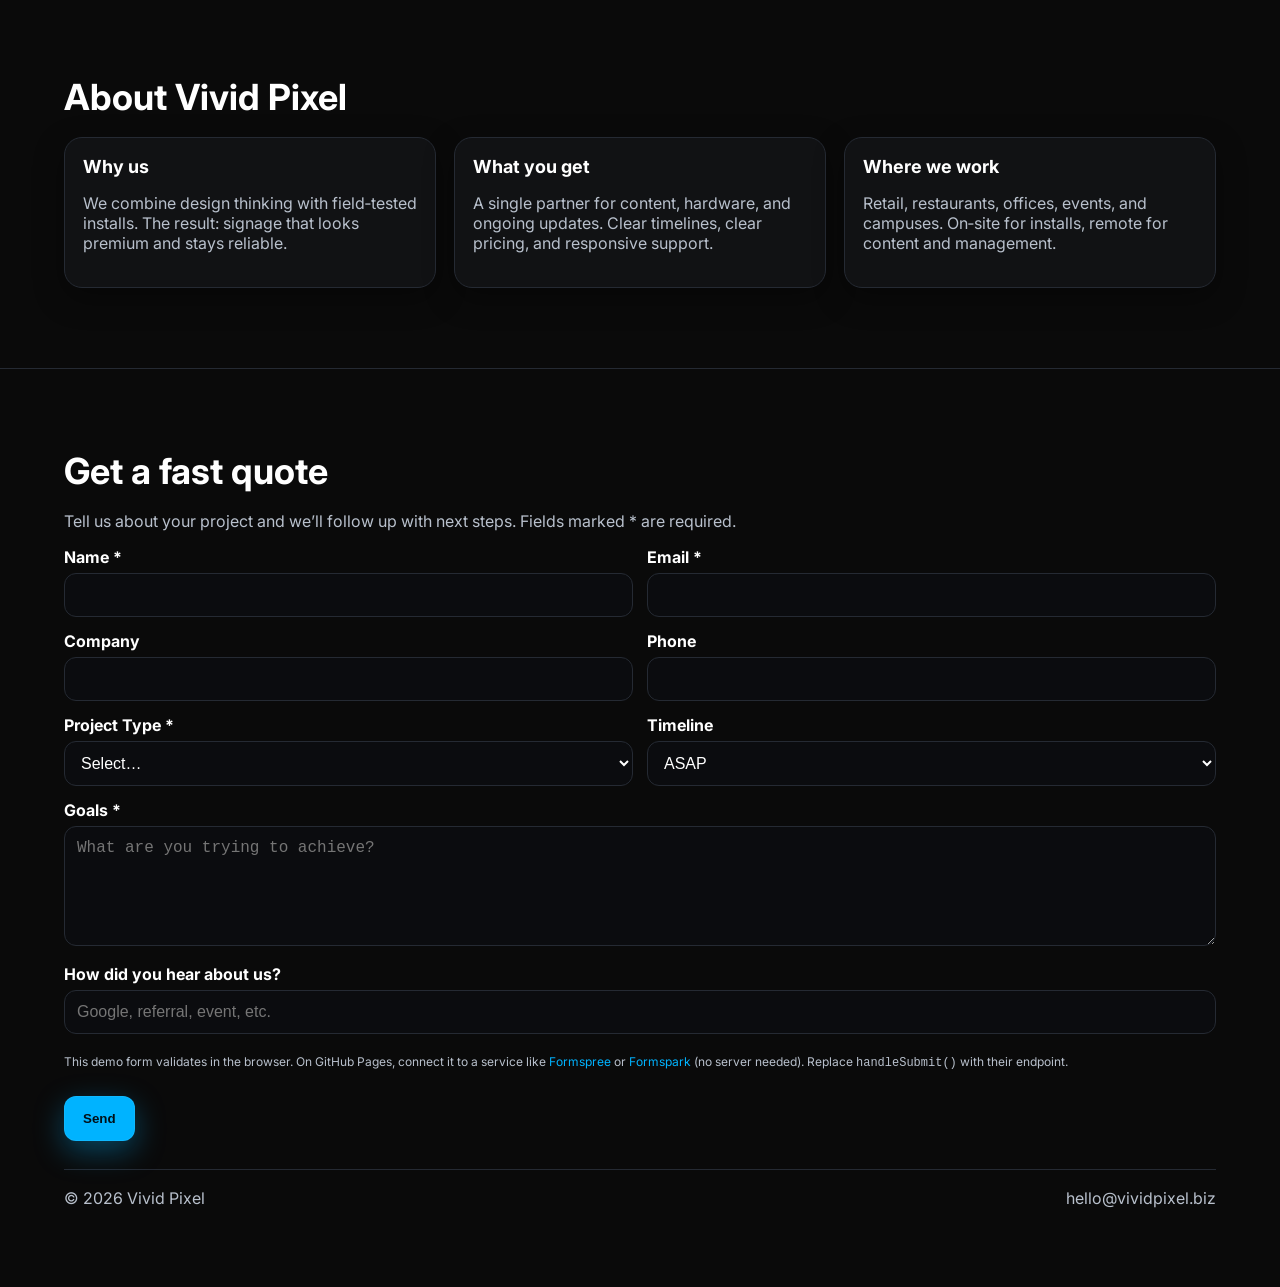
<file: vivid_pixel_one_page_starter_git_hub_pages_ready.html>
<!DOCTYPE html>
<html lang="en">
<head>
  <meta charset="utf-8" />
  <meta name="viewport" content="width=device-width, initial-scale=1" />
  <title>Vivid Pixel — Digital Signage</title>
  <meta name="description" content="Vivid Pixel designs, installs, and manages digital signage that turns attention into action." />
  <link rel="preconnect" href="https://fonts.googleapis.com">
  <link rel="preconnect" href="https://fonts.gstatic.com" crossorigin>
  <link href="https://fonts.googleapis.com/css2?family=Inter:wght@400;600;700;800&display=swap" rel="stylesheet">
  <style>
    :root {
      --bg: #0a0a0a;
      --text: #ffffff;
      --muted: #b8c0cc;
      --blue: #00b3ff; /* vivid accent */
      --card: #111214;
      --border: #252a33;
      --shadow: 0 10px 30px rgba(0,0,0,.35);
      --radius: 18px;
    }
    * { box-sizing: border-box; }
    html, body { margin:0; height:100%; background: var(--bg); color: var(--text); font-family: Inter, system-ui, -apple-system, Segoe UI, Roboto, "Helvetica Neue", Arial, "Apple Color Emoji", "Segoe UI Emoji"; }
    a { color: var(--blue); text-decoration: none; }
    a:hover { text-decoration: underline; }
    .wrap { max-width: 1200px; margin: 0 auto; padding: 24px; }
    /* Header */
    header { position: sticky; top: 0; z-index: 50; backdrop-filter: blur(8px); background: rgba(10,10,10,0.75); border-bottom: 1px solid var(--border); }
    .nav { display:flex; align-items:center; justify-content:space-between; gap: 16px; }
    .brand { display:flex; align-items:center; gap:12px; font-weight:800; letter-spacing:.4px; }
    .dot { width:14px; height:14px; border-radius:50%; background: var(--blue); box-shadow:0 0 18px rgba(0,179,255,.65); }
    .nav a.btn { background: var(--blue); color:#001018; padding:10px 14px; border-radius: 999px; font-weight:700; box-shadow: 0 8px 24px rgba(0,179,255,.25); border: 1px solid rgba(255,255,255,.06); }
    .nav a.btn:hover { transform: translateY(-1px); box-shadow: 0 14px 28px rgba(0,179,255,.28); }
    .menu { display:flex; gap:18px; align-items:center; }
    .menu a { color: var(--muted); font-weight:600; }
    .menu a.active, .menu a:hover { color: var(--text); }

    /* Hero */
    .hero { display:grid; grid-template-columns: 1.1fr .9fr; gap: 32px; align-items:center; padding: 56px 0 28px; }
    .badge { display:inline-flex; align-items:center; gap:8px; padding:6px 10px; border:1px solid var(--border); border-radius:999px; color: var(--muted); }
    .badge .glow { width:8px; height:8px; border-radius:50%; background: var(--blue); box-shadow: 0 0 10px rgba(0,179,255,.9); }
    h1 { font-size: clamp(34px, 5vw, 64px); line-height: 1.05; margin: 14px 0 12px; font-weight: 800; }
    .sub { color: var(--muted); font-size: clamp(16px, 2vw, 20px); max-width: 56ch; }
    .cta { display:flex; gap:12px; margin-top: 22px; }
    .cta .primary { background: linear-gradient(135deg, var(--blue), #35d0ff); color:#001018; padding:14px 18px; border-radius:12px; border: 1px solid rgba(255,255,255,.06); font-weight:800; box-shadow: 0 10px 30px rgba(0,179,255,.35); }
    .cta .primary:hover { transform: translateY(-1px); box-shadow: 0 16px 36px rgba(0,179,255,.4); }
    .cta .ghost { background: transparent; color: var(--text); padding:14px 18px; border-radius:12px; border: 1px solid var(--border); font-weight:700; }
    .display { background: radial-gradient(1200px 400px at 0% 0%, rgba(0,179,255,.08), transparent 60%),
                linear-gradient(180deg, rgba(255,255,255,.04), rgba(255,255,255,0));
               border:1px solid var(--border); border-radius: var(--radius); padding: 20px; box-shadow: var(--shadow);
               aspect-ratio: 16/10; display:grid; place-items:center; overflow:hidden; }
    .display .mock { width:100%; height:100%; border-radius:12px; background: conic-gradient(from 180deg at 50% 50%, #0f1f2a, #0b1320, #0f1f2a);
                      position:relative; }
    .scanline { position:absolute; inset:0; background: repeating-linear-gradient( to bottom, rgba(0,179,255,.08), rgba(0,179,255,.08) 1px, transparent 1px, transparent 3px ); mix-blend-mode:screen; opacity:.7; }
    .ticker { position:absolute; bottom:10px; left:10px; right:10px; height:36px; border-radius:8px; overflow:hidden; border:1px solid rgba(255,255,255,.08); background: rgba(0,0,0,.35); display:flex; align-items:center; }
    .ticker span { white-space:nowrap; padding-left:100%; display:inline-block; animation: scroll 18s linear infinite; color: #cfefff; font-weight:700; }
    @keyframes scroll { from { transform: translateX(0); } to { transform: translateX(-100%); } }

    /* Sections */
    section { padding: 56px 0; border-top: 1px solid var(--border); }
    h2 { font-size: clamp(24px, 3.2vw, 36px); margin: 0 0 18px; }
    .grid { display:grid; grid-template-columns: repeat(3, 1fr); gap: 18px; }
    .card { background: var(--card); border:1px solid var(--border); border-radius: var(--radius); padding: 18px; box-shadow: var(--shadow); }
    .card h3 { margin: 0 0 8px; font-size: 18px; }
    .muted { color: var(--muted); }

    /* Portfolio placeholders */
    .thumb { aspect-ratio: 16/9; border-radius: 12px; background: linear-gradient(135deg, #07131a, #0c1b26); border:1px solid var(--border); display:grid; place-items:center; color:#8fe3ff; font-weight:800; letter-spacing: .06em; }

    /* Contact */
    form { display:grid; grid-template-columns: 1fr 1fr; gap: 14px; }
    form .full { grid-column: 1 / -1; }
    label { display:block; font-weight:700; margin-bottom: 6px; }
    input, select, textarea { width:100%; background:#0b0c0f; color:var(--text); border:1px solid var(--border); border-radius: 12px; padding: 12px 12px; font-size: 16px; }
    textarea { min-height: 120px; }
    .hint { font-size: 12px; color: var(--muted); margin-top: 6px; }
    .submit { background: var(--blue); color:#001018; padding:14px 18px; border-radius:12px; border: 1px solid rgba(255,255,255,.06); font-weight:800; box-shadow: 0 10px 30px rgba(0,179,255,.35); cursor:pointer; }
    .foot { display:flex; align-items:center; justify-content:space-between; border-top:1px solid var(--border); padding-top:18px; margin-top: 28px; color: var(--muted); }

    /* Responsive */
    @media (max-width: 900px) {
      .hero { grid-template-columns: 1fr; }
      .grid { grid-template-columns: 1fr; }
      form { grid-template-columns: 1fr; }
    }
  </style>
</head>
<body>
  <!-- Header -->
  <header>
    <div class="wrap nav">
      <div class="brand" aria-label="Vivid Pixel">
        <div class="dot" aria-hidden="true"></div>
        <span>Vivid&nbsp;Pixel</span>
      </div>
      <nav class="menu" aria-label="Primary">
        <a href="#services">Services</a>
        <a href="#work">Portfolio</a>
        <a href="#about">About</a>
        <a href="#contact" class="btn">Get a Quote</a>
      </nav>
    </div>
  </header>

  <!-- Hero -->
  <div class="wrap">
    <section class="hero" aria-label="Hero">
      <div>
        <span class="badge"><span class="glow"></span> Digital Signage that Moves People</span>
        <h1>Design, install, and manage displays that turn attention into action.</h1>
        <p class="sub">From retail storefronts to corporate lobbies, Vivid Pixel delivers high‑contrast visuals, reliable hardware integration, and hassle‑free content updates.</p>
        <div class="cta">
          <a href="#contact" class="primary">Start your project</a>
          <a href="#work" class="ghost">See our work</a>
        </div>
      </div>
      <div class="display" role="img" aria-label="Animated signage mockup">
        <div class="mock">
          <div class="scanline"></div>
          <div class="ticker"><span>Announcement • New install slots available • Interactive menus • Wayfinding • Video walls • Window LEDs • </span></div>
        </div>
      </div>
    </section>
  </div>

  <!-- Services -->
  <section id="services" aria-labelledby="services-title">
    <div class="wrap">
      <h2 id="services-title">Services</h2>
      <div class="grid">
        <article class="card" aria-label="Design & Content">
          <h3>Design & Content</h3>
          <p class="muted">Brand‑aligned motion graphics, menu boards, promos, and live data layouts optimized for readability.</p>
        </article>
        <article class="card" aria-label="Hardware & Install">
          <h3>Hardware & Install</h3>
          <p class="muted">Sourcing, mounting, and cabling for single screens to multi‑panel video walls. We work with your IT and facilities teams.</p>
        </article>
        <article class="card" aria-label="Management">
          <h3>Management</h3>
          <p class="muted">Content scheduling, remote monitoring, and quick updates so your screens stay fresh and on‑brand.</p>
        </article>
      </div>
    </div>
  </section>

  <!-- Work -->
  <section id="work" aria-labelledby="work-title">
    <div class="wrap">
      <h2 id="work-title">Portfolio</h2>
      <div class="grid" role="list">
        <div class="card">
          <div class="thumb" role="img" aria-label="Retail window LED display">Retail Window • LED Banner</div>
          <p class="muted" style="margin-top:10px">High‑brightness window banner driving walk‑ins.</p>
        </div>
        <div class="card">
          <div class="thumb" aria-label="Corporate lobby video wall">Corporate Lobby • Video Wall</div>
          <p class="muted" style="margin-top:10px">Immersive lobby wall with ambient motion.</p>
        </div>
        <div class="card">
          <div class="thumb" aria-label="Menu board system">QSR • Menu Board System</div>
          <p class="muted" style="margin-top:10px">Modular menu boards with day‑part scheduling.</p>
        </div>
      </div>
    </div>
  </section>

  <!-- About -->
  <section id="about" aria-labelledby="about-title">
    <div class="wrap">
      <h2 id="about-title">About Vivid Pixel</h2>
      <div class="grid">
        <div class="card">
          <h3>Why us</h3>
          <p class="muted">We combine design thinking with field‑tested installs. The result: signage that looks premium and stays reliable.</p>
        </div>
        <div class="card">
          <h3>What you get</h3>
          <p class="muted">A single partner for content, hardware, and ongoing updates. Clear timelines, clear pricing, and responsive support.</p>
        </div>
        <div class="card">
          <h3>Where we work</h3>
          <p class="muted">Retail, restaurants, offices, events, and campuses. On‑site for installs, remote for content and management.</p>
        </div>
      </div>
    </div>
  </section>

  <!-- Contact -->
  <section id="contact" aria-labelledby="contact-title">
    <div class="wrap">
      <h2 id="contact-title">Get a fast quote</h2>
      <p class="muted" style="margin-bottom:16px">Tell us about your project and we’ll follow up with next steps. Fields marked * are required.</p>
      <form id="lead-form" aria-describedby="form-hint">
        <div>
          <label for="name">Name *</label>
          <input id="name" name="name" autocomplete="name" required />
        </div>
        <div>
          <label for="email">Email *</label>
          <input id="email" name="email" type="email" autocomplete="email" required />
        </div>
        <div>
          <label for="company">Company</label>
          <input id="company" name="company" autocomplete="organization" />
        </div>
        <div>
          <label for="phone">Phone</label>
          <input id="phone" name="phone" type="tel" autocomplete="tel" />
        </div>
        <div>
          <label for="project">Project Type *</label>
          <select id="project" name="project" required>
            <option value="">Select…</option>
            <option>Retail window display</option>
            <option>Menu boards</option>
            <option>Video wall</option>
            <option>Wayfinding</option>
            <option>Other</option>
          </select>
        </div>
        <div>
          <label for="timeline">Timeline</label>
          <select id="timeline" name="timeline">
            <option>ASAP</option>
            <option>2–4 weeks</option>
            <option>1–3 months</option>
            <option>Flexible</option>
          </select>
        </div>
        <div class="full">
          <label for="goals">Goals *</label>
          <textarea id="goals" name="goals" placeholder="What are you trying to achieve?" required></textarea>
        </div>
        <div class="full">
          <label for="ref">How did you hear about us?</label>
          <input id="ref" name="ref" placeholder="Google, referral, event, etc." />
        </div>
        <p id="form-hint" class="hint full">This demo form validates in the browser. On GitHub Pages, connect it to a service like <a href="https://formspree.io" target="_blank" rel="noopener">Formspree</a> or <a href="https://formspark.io" target="_blank" rel="noopener">Formspark</a> (no server needed). Replace <code>handleSubmit()</code> with their endpoint.</p>
        <div class="full">
          <button class="submit" type="submit">Send</button>
        </div>
      </form>

      <div class="foot">
        <span>© <span id="year"></span> Vivid Pixel</span>
        <span>hello@vividpixel.biz</span>
      </div>
    </div>
  </section>

  <script>
    // Smooth scroll for anchor links
    document.querySelectorAll('a[href^="#"]').forEach(a => {
      a.addEventListener('click', (e) => {
        const id = a.getAttribute('href');
        const el = document.querySelector(id);
        if (el) { e.preventDefault(); el.scrollIntoView({ behavior: 'smooth', block: 'start' }); }
      });
    });

    // Simple form handling (client-side only)
    const form = document.getElementById('lead-form');
    form.addEventListener('submit', async (e) => {
      e.preventDefault();
      const data = Object.fromEntries(new FormData(form));
      // TODO: Replace with a Formspree/Formspark endpoint for production.
      alert('Thanks! This demo captured your info in the browser. On GitHub Pages, connect this form to Formspree/Formspark — I left a note above with links.');
      form.reset();
    });

    document.getElementById('year').textContent = new Date().getFullYear();
  </script>
</body>
</html>
</file>
<file: style.css>
/* ================================================================
   VIVID PIXEL — STYLESHEET
   ================================================================
   This one file styles BOTH pages (index.html and about.html).

   HOW THIS FILE IS ORGANIZED (top to bottom):
     1. Design tokens (:root)  — every color/font/spacing value in
        one place. Change a value here and it updates everywhere
        that value is used across the whole site.
     2. Generic base styles    — plain HTML elements (body, links,
        headings, paragraphs)
     3. Reusable pieces        — buttons, section spacing, etc.
     4. Page sections in the order they appear on the page: header,
        hero, how-it-works, who-it's-for, why, CTA band, footer
     5. About-page-specific styles (contact card, the quote form)
     6. The lightbox popup
     7. The quote form's success/error message styling

   THE SINGLE EASIEST WAY TO RESTYLE THE WHOLE SITE:
   Change the colors/fonts in the :root block right below this
   comment. Almost everything else in this file references those
   values (via var(--something)) instead of repeating raw colors,
   so editing one line there can change the whole site's look.
   ================================================================ */

/* ===== Design Tokens =====
   Think of these as the site's "paint palette" and "font kit."
   var(--bg) elsewhere in this file just means "use whatever color
   is set here for --bg." */
:root {
  --bg: #0B0D12;          /* main page background (near-black) */
  --surface: #12161F;     /* background for cards/panels sitting on top of the page */
  --surface-2: #1A2030;   /* a slightly lighter panel color, used for the CTA band */
  --border: #232A3A;      /* the subtle border/divider color used everywhere */
  --blue-light: #4FC3F7;  /* the brand's lighter blue — main accent color */
  --blue-deep: #1565C0;   /* the brand's darker blue — used in gradients with blue-light */
  --white: #F3F6FA;       /* main text color (an off-white, not pure white) */
  --muted: #8892A6;       /* secondary/body text color (grayish-blue) */
  --muted-dim: #5A6377;   /* even quieter text — used for small labels/timestamps */

  /* Font families. These names have to match what's loaded via the
     Google Fonts <link> in the <head> of index.html/about.html. */
  --font-display: 'Space Grotesk', sans-serif; /* headlines */
  --font-body: 'Inter', sans-serif;            /* paragraph text, buttons */
  --font-mono: 'IBM Plex Mono', monospace;     /* small uppercase labels/tags */

  --radius: 14px;      /* the standard rounded-corner size used on cards */
  --radius-sm: 8px;     /* a smaller rounded-corner size, used on form inputs */
  --max-width: 1180px;  /* how wide the page content can get before it stops growing */
}

/* box-sizing: border-box makes padding/borders count INSIDE an
   element's declared width instead of adding to it — this is a very
   standard reset that makes layout math much more predictable. */
* { box-sizing: border-box; }

/* Makes clicking a same-page link (like "How It Works" in the nav)
   scroll smoothly instead of jumping instantly. */
html { scroll-behavior: smooth; }

body {
  margin: 0;
  background: var(--bg);
  color: var(--white);
  font-family: var(--font-body);
  line-height: 1.55;
  -webkit-font-smoothing: antialiased; /* slightly crisper text rendering on Mac/iOS */
}

img { max-width: 100%; display: block; }

/* Links inherit whatever text color surrounds them (instead of the
   default blue/purple) and never show an underline unless we add
   one specifically somewhere. */
a { color: inherit; text-decoration: none; }

/* .wrap is the "content container" used inside almost every section —
   it centers content and stops it from stretching edge-to-edge on
   wide monitors. If you want the whole site narrower or wider, change
   --max-width above instead of editing this. */
.wrap {
  max-width: var(--max-width);
  margin: 0 auto;
  padding: 0 24px;
}

h1, h2, h3 {
  font-family: var(--font-display);
  font-weight: 700;
  line-height: 1.08;
  margin: 0 0 0.5em 0;
  letter-spacing: -0.01em;
}

/* clamp(min, preferred, max) makes text scale smoothly between a
   minimum and maximum size as the screen gets wider/narrower,
   instead of jumping abruptly at breakpoints. */
h1 { font-size: clamp(2.4rem, 5vw, 4rem); }
h2 { font-size: clamp(1.7rem, 3.2vw, 2.4rem); }
h3 { font-size: 1.15rem; }

p { color: var(--muted); margin: 0 0 1em 0; }

/* The small uppercase blue label that sits above most section
   headings (e.g. "DIGITAL SIGNAGE, MADE SIMPLE"). The little glowing
   dot before it is drawn with ::before rather than being an image. */
.eyebrow {
  font-family: var(--font-mono);
  font-size: 0.78rem;
  letter-spacing: 0.14em;
  text-transform: uppercase;
  color: var(--blue-light);
  display: inline-flex;
  align-items: center;
  gap: 8px;
  margin-bottom: 18px;
}

.eyebrow::before {
  content: '';
  width: 7px;
  height: 7px;
  border-radius: 50%;
  background: var(--blue-light);
  box-shadow: 0 0 8px var(--blue-light); /* the soft glow around the dot */
}

/* ===== Buttons =====
   .btn is the shared base style (size, padding, rounded shape).
   .btn-primary and .btn-ghost layer on top of it for the two looks
   used across the site: solid blue gradient, and outlined/transparent. */
.btn {
  display: inline-flex;
  align-items: center;
  justify-content: center;
  gap: 8px;
  padding: 13px 26px;
  border-radius: 999px; /* a very large radius = fully pill-shaped */
  font-family: var(--font-body);
  font-weight: 600;
  font-size: 0.95rem;
  cursor: pointer;
  border: 1px solid transparent;
  transition: transform 0.15s ease, box-shadow 0.15s ease, background 0.15s ease, border-color 0.15s ease;
}

/* Visible focus outline for keyboard users (tabbing through the page) */
.btn:focus-visible {
  outline: 2px solid var(--blue-light);
  outline-offset: 3px;
}

.btn-primary {
  background: linear-gradient(135deg, var(--blue-light), var(--blue-deep));
  color: #05070A;
}
/* On hover, the button lifts slightly and gets a soft blue glow shadow */
.btn-primary:hover { transform: translateY(-2px); box-shadow: 0 10px 24px rgba(79, 195, 247, 0.28); }

.btn-ghost {
  background: transparent;
  border-color: var(--border);
  color: var(--white);
}
.btn-ghost:hover { border-color: var(--blue-light); color: var(--blue-light); }

/* ===== Header ===== */
.site-header {
  position: sticky; /* stays pinned to the top of the viewport while scrolling */
  top: 0;
  z-index: 50; /* keeps it layered above the page content beneath it */
  background: rgba(11, 13, 18, 0.85); /* semi-transparent so the blur effect below shows through */
  backdrop-filter: blur(10px); /* the frosted-glass blur effect behind the header */
  border-bottom: 1px solid var(--border);
}

.site-header .wrap {
  display: flex;
  align-items: center;
  justify-content: space-between; /* logo on the far left, nav+buttons on the far right */
  padding-top: 16px;
  padding-bottom: 16px;
}

.brand {
  display: flex;
  align-items: center;
  gap: 10px;
  font-family: var(--font-display);
  font-weight: 700;
  font-size: 1.1rem;
  letter-spacing: -0.01em;
}

/* The actual logo image in the header. If you ever swap the logo
   file, you likely won't need to touch this — just change the
   <img src="..."> in the HTML. Adjust "height" here if the new logo
   looks too big/small next to the nav links. */
.brand-logo {
  height: 34px;
  width: auto; /* keeps the logo's natural proportions instead of stretching it */
  display: block;
}

nav.main-nav {
  display: flex;
  align-items: center;
  gap: 32px;
}

nav.main-nav a.nav-link {
  font-size: 0.92rem;
  color: var(--muted);
  font-weight: 500;
  transition: color 0.15s ease;
}
/* Both a hovered link AND the "current page" link turn white instead
   of the muted gray — aria-current="page" is set in the HTML on
   whichever nav link matches the page you're on. */
nav.main-nav a.nav-link:hover,
nav.main-nav a.nav-link[aria-current="page"] { color: var(--white); }

.nav-cta { display: flex; align-items: center; gap: 18px; }

/* The ☰ hamburger button — hidden on desktop, shown only on narrow
   screens (see the @media block just below). */
.menu-toggle {
  display: none;
  background: none;
  border: 1px solid var(--border);
  border-radius: 8px;
  width: 42px;
  height: 42px;
  color: var(--white);
  font-size: 1.3rem;
  cursor: pointer;
}

/* ===== MOBILE NAV (screens 860px wide or narrower) =====
   Everything inside a @media (max-width: ...) block only applies
   when the browser window is that width or smaller — this is how
   the whole site adapts to phones/tablets. This particular block:
   hides the normal nav + Contact button, shows the hamburger button
   instead, and defines what the nav looks like once it's opened
   (script.js adds/removes the "open" class when you tap the button). */
@media (max-width: 860px) {
  nav.main-nav { display: none; }
  .nav-cta .btn-ghost { display: none; }
  .menu-toggle { display: block; }

  nav.main-nav.open {
    display: flex;
    flex-direction: column;
    align-items: flex-start;
    gap: 4px;
    position: absolute;
    top: 68px;
    left: 0;
    right: 0;
    background: var(--surface);
    border-bottom: 1px solid var(--border);
    padding: 12px 24px 20px;
  }
  nav.main-nav.open a.nav-link {
    padding: 12px 0;
    width: 100%;
    border-bottom: 1px solid var(--border);
  }
}

/* ===== Hero ===== */
.hero {
  padding: 90px 0 70px;
  position: relative; /* needed so the glow effect below can be positioned relative to this */
  overflow: hidden; /* keeps the glow from spilling outside the hero and causing scrollbars */
}

/* A soft blue glow in the top-right corner of the hero — purely
   decorative, drawn with a radial gradient rather than an image. */
.hero::before {
  content: '';
  position: absolute;
  top: -180px;
  right: -160px;
  width: 520px;
  height: 520px;
  background: radial-gradient(circle, rgba(79,195,247,0.16), transparent 70%);
  pointer-events: none; /* so it never blocks clicks on anything beneath it */
}

/* The two-column layout: copy on the left (slightly wider, 1.05fr),
   mock screen on the right (0.95fr). */
.hero-grid {
  display: grid;
  grid-template-columns: 1.05fr 0.95fr;
  gap: 56px;
  align-items: center;
}

/* On narrower screens, stack into a single column instead of two side by side */
@media (max-width: 900px) {
  .hero-grid { grid-template-columns: 1fr; }
}

.hero-copy p.lead {
  font-size: 1.1rem;
  max-width: 46ch; /* "46ch" = about 46 characters wide, keeps the line length readable */
  margin-bottom: 28px;
}

.hero-actions { display: flex; gap: 14px; flex-wrap: wrap; margin-bottom: 34px; }

.hero-trust {
  display: flex;
  gap: 22px;
  flex-wrap: wrap;
  font-family: var(--font-mono);
  font-size: 0.78rem;
  color: var(--muted-dim);
  letter-spacing: 0.02em;
}

/* ===== Signature element: the mock signage screen =====
   This is the "fake TV" on the right side of the hero. .screen-mockup
   is the outer frame/card; .screen is the actual dark "display" area
   inside it where the rotating photos (.slide) live. */
.screen-mockup {
  background: var(--surface);
  border: 1px solid var(--border);
  border-radius: 20px;
  padding: 16px;
  box-shadow: 0 30px 60px -20px rgba(0,0,0,0.6); /* soft drop shadow under the whole card */
}

.screen-mockup-bar {
  display: flex;
  align-items: center;
  justify-content: space-between;
  padding: 0 6px 14px;
  font-family: var(--font-mono);
  font-size: 0.7rem;
  color: var(--muted-dim);
}

.screen-mockup-bar .live {
  display: inline-flex;
  align-items: center;
  gap: 6px;
  color: var(--blue-light);
}
/* The small pulsing dot next to "LIVE PREVIEW" */
.screen-mockup-bar .live::before {
  content: '';
  width: 6px;
  height: 6px;
  border-radius: 50%;
  background: var(--blue-light);
  animation: pulse 1.6s infinite ease-in-out;
}

/* Defines what the "pulse" animation referenced above actually does:
   fade between fully visible and mostly transparent, on a loop. */
@keyframes pulse {
  0%, 100% { opacity: 1; }
  50% { opacity: 0.25; }
}

/* The dark "display" area itself. aspect-ratio: 16/10 keeps its
   proportions consistent (like a real screen) no matter how wide
   the hero column is. */
.screen {
  position: relative; /* needed so the .slide images inside can be positioned absolutely within it */
  aspect-ratio: 16 / 10;
  border-radius: 12px;
  overflow: hidden; /* clips the photos to the screen's rounded corners */
  background: linear-gradient(160deg, #0E2A3D, #071019 65%); /* visible briefly before an image loads */
  border: 1px solid var(--border);
}

/* Each .slide sits stacked exactly on top of the others (inset: 0
   inside a position:relative parent means "fill the whole parent").
   Only the ".active" one is visible — script.js swaps which slide
   has the "active" class every few seconds. */
.slide {
  position: absolute;
  inset: 0;
  display: flex;
  flex-direction: column;
  justify-content: flex-end; /* this only matters for old-style text slides; images ignore it, see below */
  padding: 22px;
  opacity: 0;
  transform: scale(1.02); /* slides start very slightly zoomed in, then settle to normal size when active */
  transition: opacity 0.6s ease, transform 0.6s ease; /* the fade/zoom happens smoothly over 0.6 seconds */
}
.slide.active { opacity: 1; transform: scale(1); }

/* IMPORTANT FIX: without this, clicking anywhere on the mock screen
   would always open whichever slide happens to be LAST in the HTML,
   regardless of which one you can actually see — because all three
   slides are stacked in the exact same spot, and by default the one
   listed last in the HTML sits "on top" for click purposes even
   when it's invisible (opacity: 0 doesn't stop clicks). This says
   "only the currently-visible slide should respond to clicks." */
.slide { pointer-events: none; }
.slide.active { pointer-events: auto; }

/* These .tag/h4/p rules were built for an earlier version of the
   hero that showed text overlays (like "Today's Special — Green
   Chile Burger") instead of real photos. They're not currently used
   since the hero now shows real images, but they're harmless to
   leave here — if you ever wanted to add a text-only slide back in
   alongside the photos, this styling is ready to go. */
.slide .tag {
  font-family: var(--font-mono);
  font-size: 0.68rem;
  color: var(--blue-light);
  letter-spacing: 0.1em;
  text-transform: uppercase;
  margin-bottom: 8px;
}
.slide h4 {
  font-family: var(--font-display);
  font-size: 1.5rem;
  margin: 0 0 4px 0;
  color: var(--white);
}
.slide p { color: rgba(243,246,250,0.75); margin: 0; font-size: 0.9rem; }

/* Image slides (the real signage example photos) fill the screen
   completely edge-to-edge, cropping as needed to cover the whole
   area (object-fit: cover) rather than being squeezed/stretched or
   padded like the old text slides above. border-radius: inherit
   means "match whatever rounded corner the parent .screen has." */
.slide img {
  width: 100%;
  height: 100%;
  object-fit: cover;
  border-radius: inherit;
}

/* Removes the 22px padding (set on .slide above) specifically when
   a slide is inside the "image-screen" version — photos should sit
   flush against the edges, not indented. */
.screen.image-screen .slide {
  padding: 0;
}

/* The cursor turns into a "zoom in" magnifying-glass icon when
   hovering a clickable preview image, and the image brightens
   slightly, both as a visual hint that it's clickable. */
.slide img.lightbox-trigger {
  cursor: zoom-in;
  transition: filter 0.2s ease;
}
.slide img.lightbox-trigger:hover {
  filter: brightness(1.08);
}

/* ================================================================
   HOME HERO — "SERVICE PEEK" CARDS
   ================================================================
   The 2x2 grid of clickable service cards that replaced the old
   animated mock-screen as the Home page hero's visual. Each card is
   an <a> tag linking straight to that service's section on
   services.html (via #conference-room, #signage, etc.).

   If you add a 5th service someday: copy a card block in
   index.html, and this grid will wrap it automatically — but with
   5 cards in a 2-column grid the last one sits alone on its own
   row, which looks a bit lopsided. Either add a 6th, or change
   "repeat(2, 1fr)" below to "repeat(3, 1fr)". */
.service-peek-grid {
  display: grid;
  grid-template-columns: repeat(2, 1fr);
  gap: 16px;
}
/* Stack to a single column on very narrow phones */
@media (max-width: 480px) { .service-peek-grid { grid-template-columns: 1fr; } }

.service-peek {
  display: block; /* it's an <a> tag — this makes it behave as a full card rather than an inline text link */
  background: var(--surface);
  border: 1px solid var(--border);
  border-radius: var(--radius);
  padding: 22px 20px;
  transition: border-color 0.15s ease, transform 0.15s ease;
}
/* Same lift-and-glow hover treatment used on the .use-card grid,
   kept consistent so all clickable cards on the site feel alike */
.service-peek:hover { border-color: var(--blue-light); transform: translateY(-3px); }
.service-peek .icon { font-size: 1.4rem; margin-bottom: 10px; display: block; }
.service-peek h3 { font-size: 0.98rem; margin-bottom: 6px; }
.service-peek p { font-size: 0.82rem; margin: 0; }

/* ================================================================
   SERVICES PAGE (services.html)
   ================================================================
   .service-split is the two-column layout used where a service has
   a visual next to its description (currently just Digital Signage,
   which shows the mock screen). It's functionally the same as
   .hero-grid, but named separately so it's obvious it's an
   intentional reuse outside the hero rather than a copy/paste slip. */
.service-split {
  display: grid;
  grid-template-columns: 1fr 1fr;
  gap: 48px;
  align-items: center;
}
@media (max-width: 900px) { .service-split { grid-template-columns: 1fr; } }

/* The "what's included" checkmark list under each service's
   description. The ✓ marks are drawn with ::before rather than
   being real list bullets, which is why list-style is turned off. */
.service-features {
  list-style: none;
  padding: 0;
  margin: 20px 0 0 0;
  display: grid;
  gap: 10px;
}
.service-features li {
  display: flex;
  gap: 10px;
  align-items: flex-start;
  font-size: 0.92rem;
  color: var(--muted);
}
.service-features li::before {
  content: '✓';
  color: var(--blue-light);
  flex-shrink: 0; /* keeps the ✓ from shrinking when the text beside it wraps to multiple lines */
  font-family: var(--font-mono);
}

/* A small callout box for being upfront about something. Currently
   used once, under Networking Setup, to make clear that Cat5/6
   cable runs are coordinated through a subcontractor rather than
   done in-house. Kept generic in case another service needs a
   similar disclosure later. */
.service-note {
  font-size: 0.85rem;
  color: var(--muted-dim);
  background: var(--surface);
  border: 1px solid var(--border);
  border-radius: var(--radius-sm);
  padding: 12px 16px;
  margin-top: 16px;
}

.mockup-caption {
  text-align: center;
  font-family: var(--font-mono);
  font-size: 0.72rem;
  color: var(--muted-dim);
  margin-top: 14px;
}

/* ===== General section spacing =====
   Applies to every <section> on the page unless overridden.
   section.tight is used on a couple of sections that want less
   breathing room above/below than the default. */
section { padding: 76px 0; }
section.tight { padding: 56px 0; }
.section-head { max-width: 640px; margin-bottom: 44px; }
.section-head p { margin: 0; }

.divider { border: none; border-top: 1px solid var(--border); margin: 0; }

/* ===== "How It Works" step cards ===== */
.steps {
  display: grid;
  grid-template-columns: repeat(3, 1fr); /* 3 equal-width columns on desktop */
  gap: 28px;
}
/* Stack into a single column on narrower screens */
@media (max-width: 780px) { .steps { grid-template-columns: 1fr; } }

.step {
  background: var(--surface);
  border: 1px solid var(--border);
  border-radius: var(--radius);
  padding: 28px 26px;
}
.step .num {
  font-family: var(--font-mono);
  color: var(--blue-light);
  font-size: 0.85rem;
  margin-bottom: 14px;
  display: block;
}
.step h3 { margin-bottom: 10px; }
.step p { margin: 0; font-size: 0.94rem; }

/* ===== "Who It's For" use-case cards ===== */
.use-grid {
  display: grid;
  grid-template-columns: repeat(4, 1fr); /* 4 columns on desktop */
  gap: 20px;
}
/* Fewer columns as the screen narrows, so cards don't get squeezed too thin */
@media (max-width: 980px) { .use-grid { grid-template-columns: repeat(2, 1fr); } }
@media (max-width: 560px) { .use-grid { grid-template-columns: 1fr; } }

.use-card {
  border: 1px solid var(--border);
  border-radius: var(--radius);
  padding: 24px 20px;
  background: linear-gradient(160deg, var(--surface), var(--bg));
  transition: border-color 0.15s ease, transform 0.15s ease;
}
/* Cards lift slightly and their border glows blue on hover */
.use-card:hover { border-color: var(--blue-light); transform: translateY(-3px); }
.use-card .icon {
  width: 40px; height: 40px;
  border-radius: 10px;
  background: rgba(79,195,247,0.12); /* a very faint blue tint behind the emoji */
  color: var(--blue-light);
  display: flex; align-items: center; justify-content: center;
  margin-bottom: 16px;
  font-size: 1.15rem;
}
.use-card h3 { font-size: 1rem; margin-bottom: 6px; }
.use-card p { font-size: 0.88rem; margin: 0; }

/* ===== "Why Vivid Pixel" checklist ===== */
.why-grid {
  display: grid;
  grid-template-columns: repeat(2, 1fr); /* 2 columns on desktop */
  gap: 24px 40px;
}
@media (max-width: 700px) { .why-grid { grid-template-columns: 1fr; } }

.why-item { display: flex; gap: 14px; }
.why-item .mark {
  flex-shrink: 0; /* keeps the ✓ circle from getting squished if the text next to it wraps */
  width: 30px; height: 30px;
  border-radius: 50%;
  background: rgba(79,195,247,0.12);
  color: var(--blue-light);
  display: flex; align-items: center; justify-content: center;
  font-family: var(--font-mono);
  font-size: 0.85rem;
}
.why-item h3 { font-size: 1rem; margin-bottom: 4px; }
.why-item p { margin: 0; font-size: 0.9rem; }

/* ===== Bottom call-to-action band ===== */
.cta-band {
  background: linear-gradient(135deg, var(--surface-2), var(--surface));
  border: 1px solid var(--border);
  border-radius: 20px;
  padding: 52px;
  display: flex;
  align-items: center;
  justify-content: space-between; /* text on the left, button on the right */
  gap: 30px;
  flex-wrap: wrap; /* lets the button drop below the text on narrow screens instead of overflowing */
}
.cta-band h2 { margin-bottom: 8px; }
.cta-band p { margin: 0; }

/* ===== Footer ===== */
footer.site-footer {
  border-top: 1px solid var(--border);
  padding: 44px 0 30px;
}
.footer-grid {
  display: flex;
  justify-content: space-between;
  gap: 30px;
  flex-wrap: wrap; /* the 3 columns stack on narrow screens instead of squeezing together */
  margin-bottom: 26px;
}
.footer-col h4 {
  font-family: var(--font-mono);
  font-size: 0.72rem;
  letter-spacing: 0.1em;
  text-transform: uppercase;
  color: var(--muted-dim);
  margin: 0 0 12px 0;
}
.footer-col a, .footer-col p {
  display: block;
  font-size: 0.9rem;
  color: var(--muted);
  margin: 0 0 8px 0;
}
.footer-col a:hover { color: var(--blue-light); }
.footer-bottom {
  font-family: var(--font-mono);
  font-size: 0.75rem;
  color: var(--muted-dim);
  display: flex;
  justify-content: space-between;
  flex-wrap: wrap;
  gap: 10px;
}

/* ================================================================
   ABOUT / CONTACT PAGE — styles used only on about.html
   ================================================================ */

/* The 2-column layout for the About story + contact card */
.about-grid {
  display: grid;
  grid-template-columns: 1fr 1fr;
  gap: 56px;
  align-items: start; /* keeps both columns aligned to the top instead of stretching to match height */
}
@media (max-width: 900px) { .about-grid { grid-template-columns: 1fr; } }

.badge-row { display: flex; gap: 10px; flex-wrap: wrap; margin-top: 22px; }
.badge {
  font-family: var(--font-mono);
  font-size: 0.72rem;
  color: var(--muted);
  border: 1px solid var(--border);
  border-radius: 999px;
  padding: 6px 12px;
}

.contact-card {
  background: var(--surface);
  border: 1px solid var(--border);
  border-radius: var(--radius);
  padding: 32px;
}
.contact-row {
  display: flex;
  gap: 14px;
  padding: 14px 0;
  border-bottom: 1px solid var(--border);
}
.contact-row:last-child { border-bottom: none; } /* no divider line under the very last row */
.contact-row .icon {
  width: 34px; height: 34px;
  border-radius: 8px;
  background: rgba(79,195,247,0.12);
  color: var(--blue-light);
  display: flex; align-items: center; justify-content: center;
  flex-shrink: 0;
  font-size: 0.95rem;
}
.contact-row .label {
  font-family: var(--font-mono);
  font-size: 0.68rem;
  letter-spacing: 0.08em;
  text-transform: uppercase;
  color: var(--muted-dim);
  margin-bottom: 2px;
}
.contact-row .value { color: var(--white); font-size: 0.96rem; }
.contact-row .note { color: var(--muted-dim); font-size: 0.8rem; margin-top: 2px; }

/* ===== The quote request form ===== */
form.quote-form {
  background: var(--surface);
  border: 1px solid var(--border);
  border-radius: var(--radius);
  padding: 32px;
  display: grid;
  gap: 18px; /* the space between each row/field of the form */
}
/* "Your Name" and "Business Name" sit side by side on desktop... */
.form-row { display: grid; grid-template-columns: 1fr 1fr; gap: 18px; }
/* ...and stack on top of each other on narrow screens */
@media (max-width: 560px) { .form-row { grid-template-columns: 1fr; } }

.field label {
  display: block;
  font-family: var(--font-mono);
  font-size: 0.72rem;
  letter-spacing: 0.06em;
  text-transform: uppercase;
  color: var(--muted-dim);
  margin-bottom: 8px;
}
.field input,
.field textarea,
.field select {
  width: 100%;
  background: var(--bg);
  border: 1px solid var(--border);
  border-radius: var(--radius-sm);
  padding: 12px 14px;
  color: var(--white);
  font-family: var(--font-body);
  font-size: 0.95rem;
}
/* The blue border glow when you click into a field */
.field input:focus,
.field textarea:focus,
.field select:focus {
  outline: none;
  border-color: var(--blue-light);
}
.field textarea { resize: vertical; min-height: 110px; } /* lets visitors drag to make the box taller, but not wider */

.form-note {
  font-size: 0.82rem;
  color: var(--muted-dim);
  margin: 0;
}

.story p { font-size: 1rem; }
.story p:last-child { margin-bottom: 0; } /* removes the extra gap after the very last paragraph */

/* ================================================================
   LIGHTBOX (click a preview image to view it enlarged, in-page)
   ================================================================
   .lightbox is the full-screen dark overlay. It's always present
   in the HTML but invisible (opacity: 0, visibility: hidden) until
   script.js adds the "open" class to it. */
.lightbox {
  position: fixed; /* stays in place even if the page is scrolled */
  inset: 0; /* covers the entire screen */
  z-index: 200; /* sits above literally everything else on the page */
  display: flex;
  align-items: center;
  justify-content: center;
  padding: 40px;
  background: rgba(5, 6, 9, 0.88); /* the dark dimmed backdrop */
  backdrop-filter: blur(6px);
  opacity: 0;
  visibility: hidden;
  transition: opacity 0.2s ease, visibility 0.2s ease;
}

.lightbox.open {
  opacity: 1;
  visibility: visible;
}

.lightbox-img {
  max-width: min(90vw, 1100px); /* never wider than 90% of the screen OR 1100px, whichever is smaller */
  max-height: 85vh;
  width: auto;
  height: auto;
  border-radius: var(--radius);
  box-shadow: 0 30px 80px -20px rgba(0,0,0,0.7);
  border: 1px solid var(--border);
  transform: scale(0.96); /* starts very slightly small and pops to full size when opened, a subtle "pop" effect */
  transition: transform 0.2s ease;
}
.lightbox.open .lightbox-img {
  transform: scale(1);
}

/* The circular ✕ close button in the corner of the lightbox */
.lightbox-close {
  position: absolute;
  top: 22px;
  right: 26px;
  width: 44px;
  height: 44px;
  border-radius: 50%;
  border: 1px solid var(--border);
  background: var(--surface);
  color: var(--white);
  font-size: 1.6rem;
  line-height: 1;
  cursor: pointer;
  display: flex;
  align-items: center;
  justify-content: center;
}
.lightbox-close:hover {
  border-color: var(--blue-light);
  color: var(--blue-light);
}

/* ================================================================
   QUOTE FORM SUBMISSION STATUS
   ================================================================
   Styles the little message that appears under the "Send Quote
   Request" button after someone submits — either a success message
   (blue text) or an error message (red text with a fallback mailto
   link). script.js decides which text goes here and adds either
   the "success" or "error" class; this file just controls how each
   one looks. */
.form-status {
  font-size: 0.9rem;
  min-height: 1.2em; /* reserves space so the page doesn't visibly "jump" when the message appears */
}
.form-status.success {
  color: var(--blue-light);
}
.form-status.error {
  color: #F87171; /* a soft red, used only for the error state */
}
.form-status.error a {
  text-decoration: underline; /* makes the "email us directly" fallback link in the error message stand out */
}
</file>
